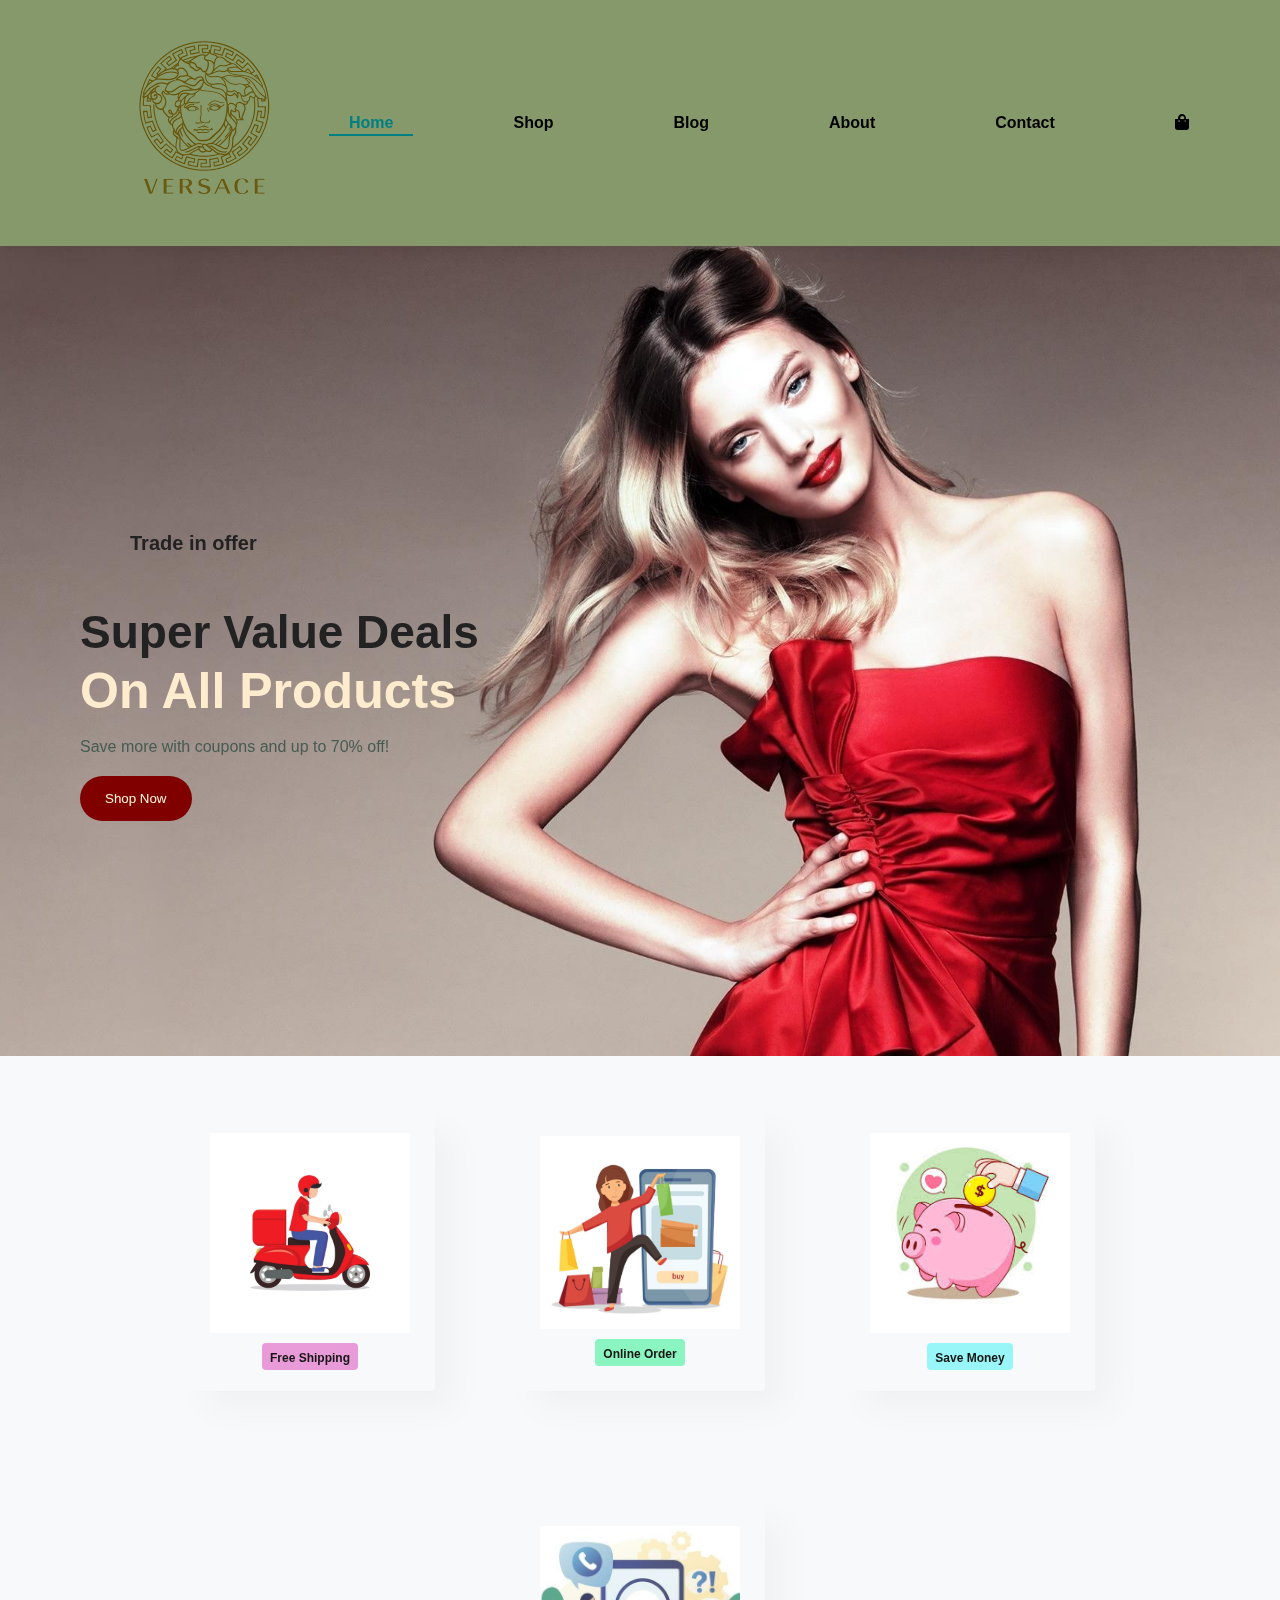
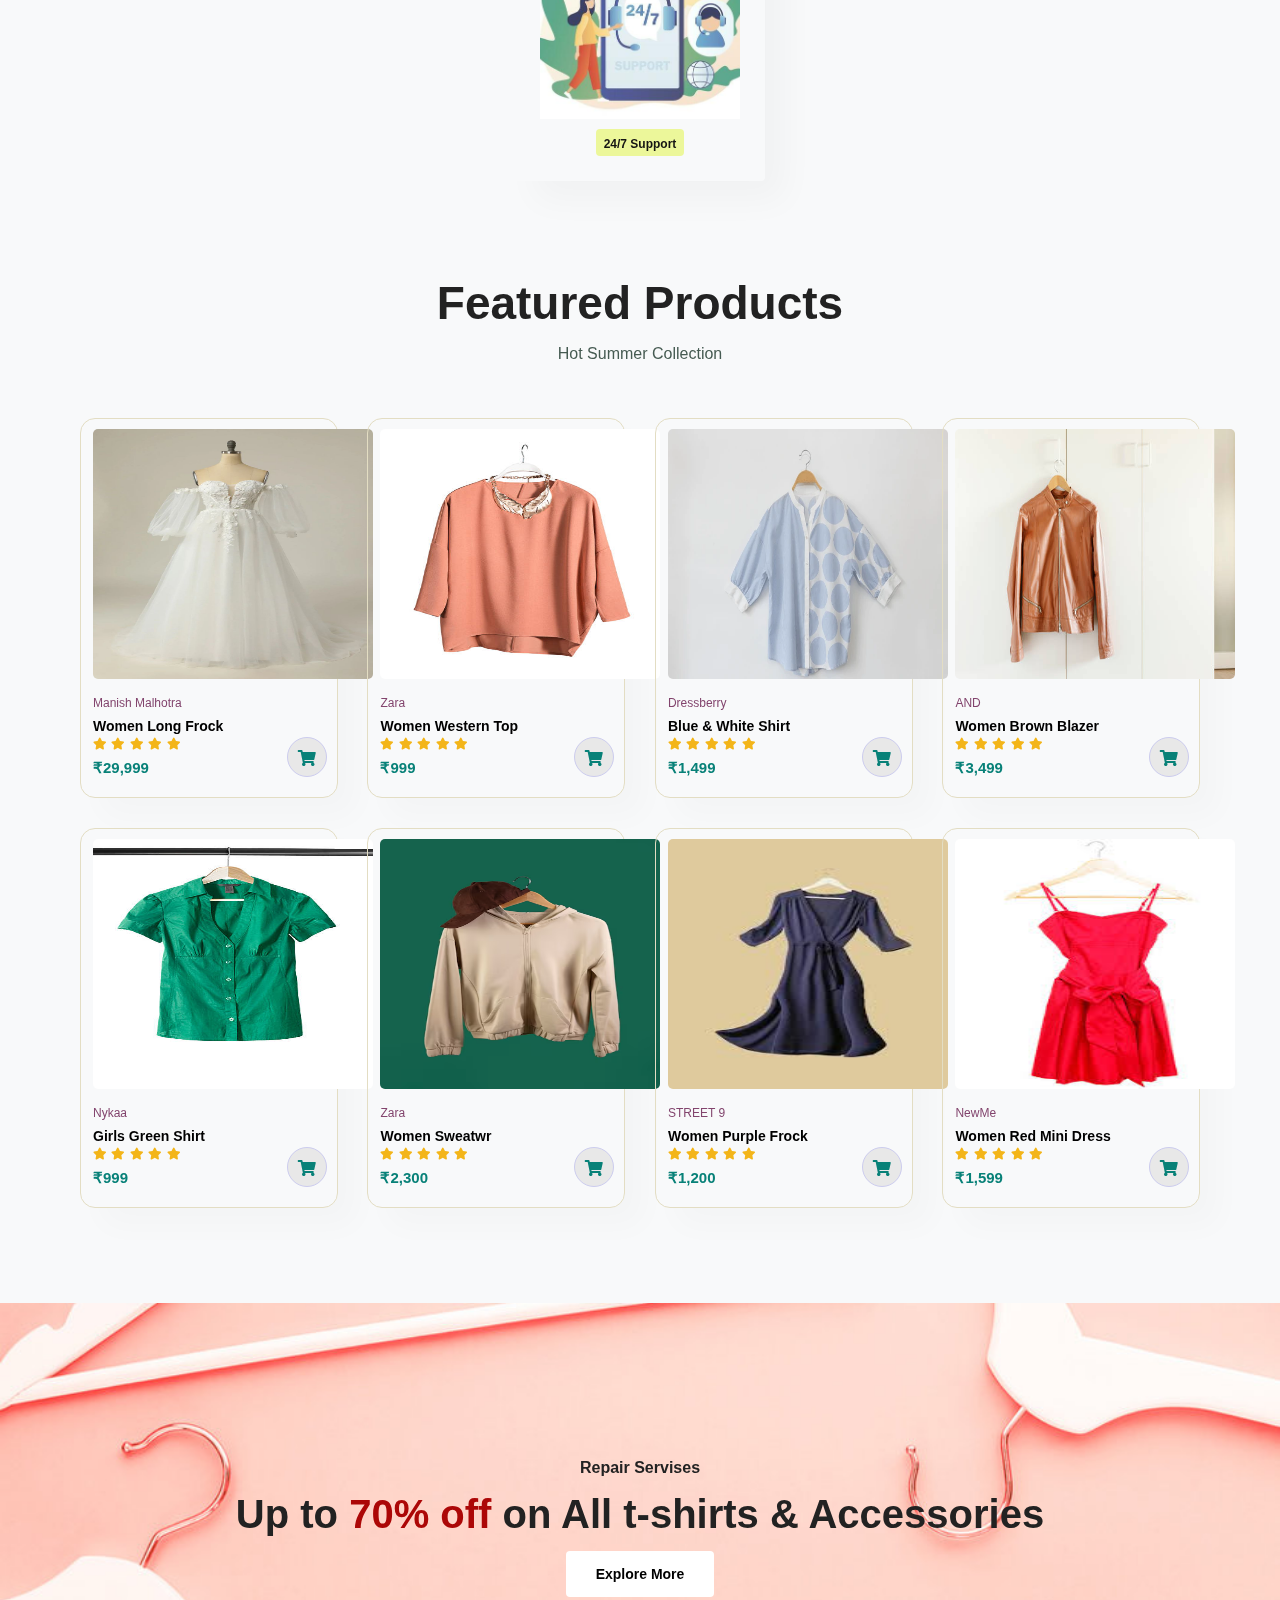
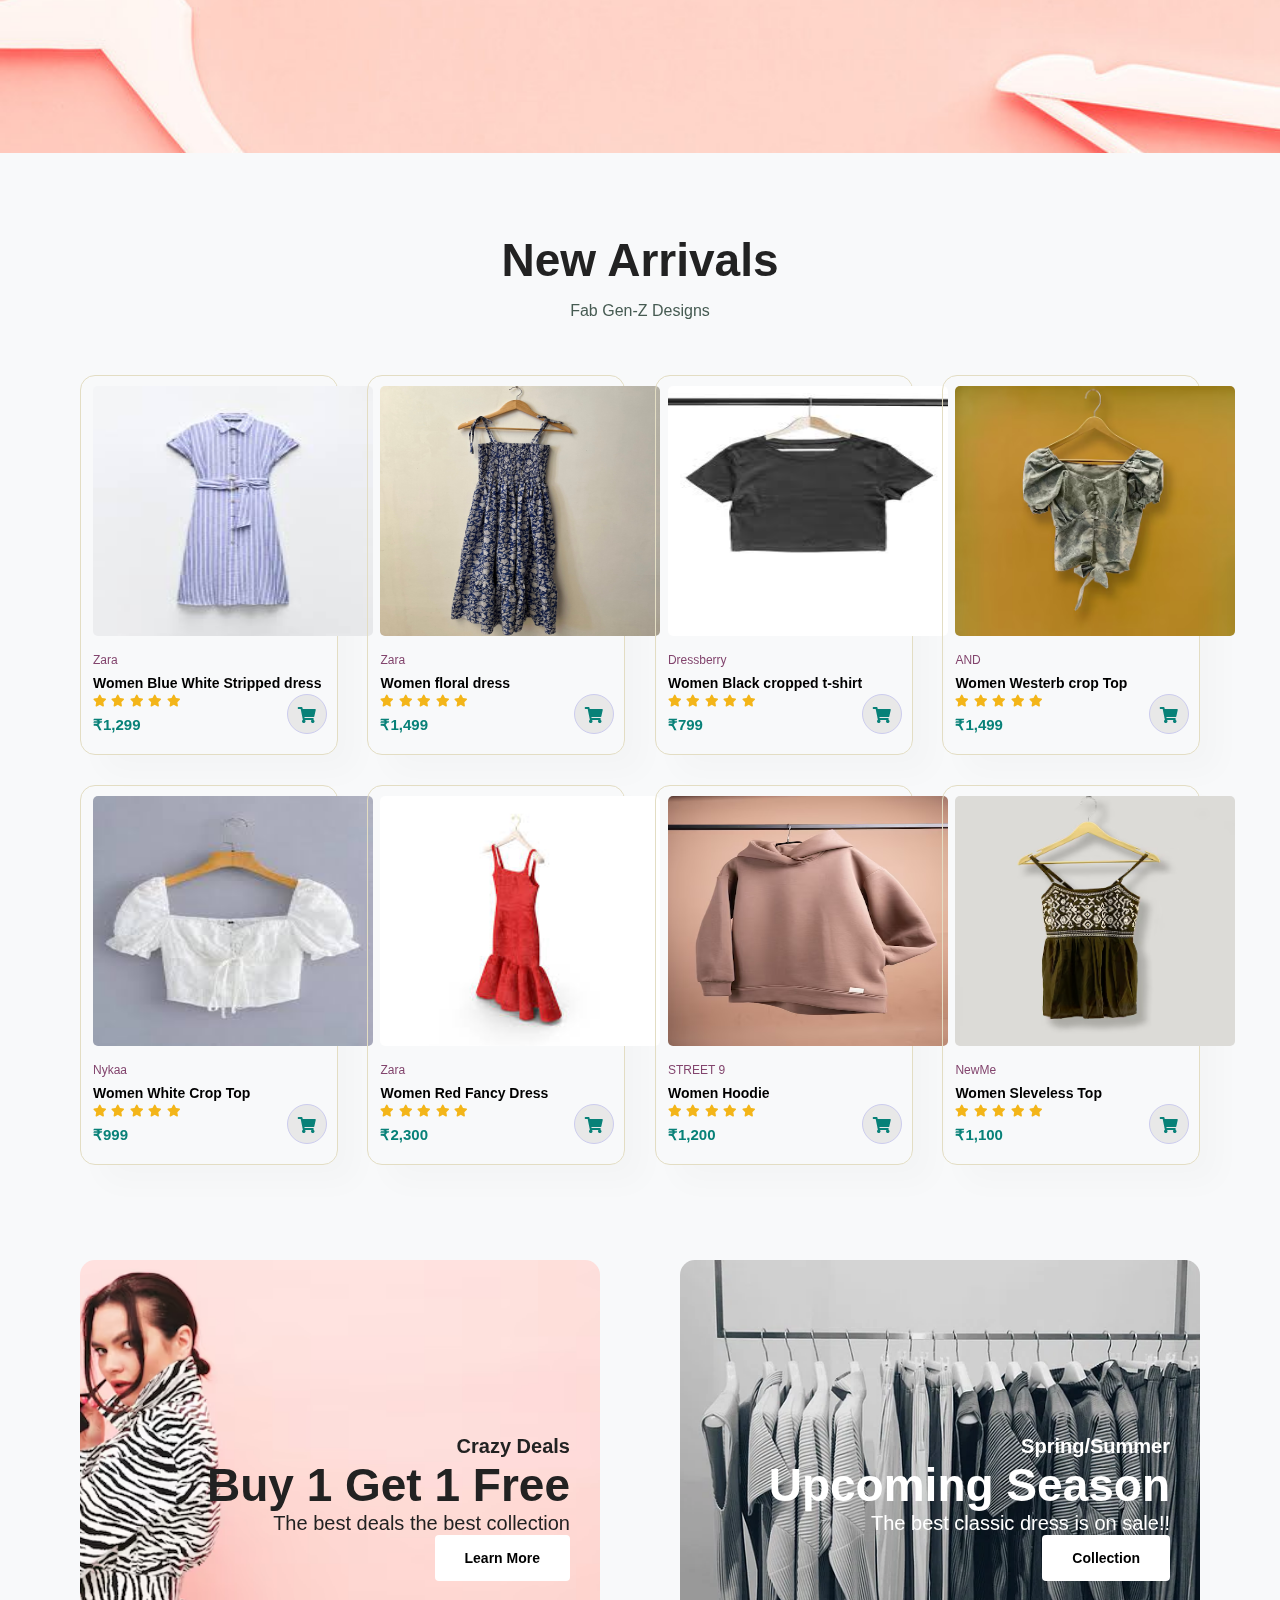
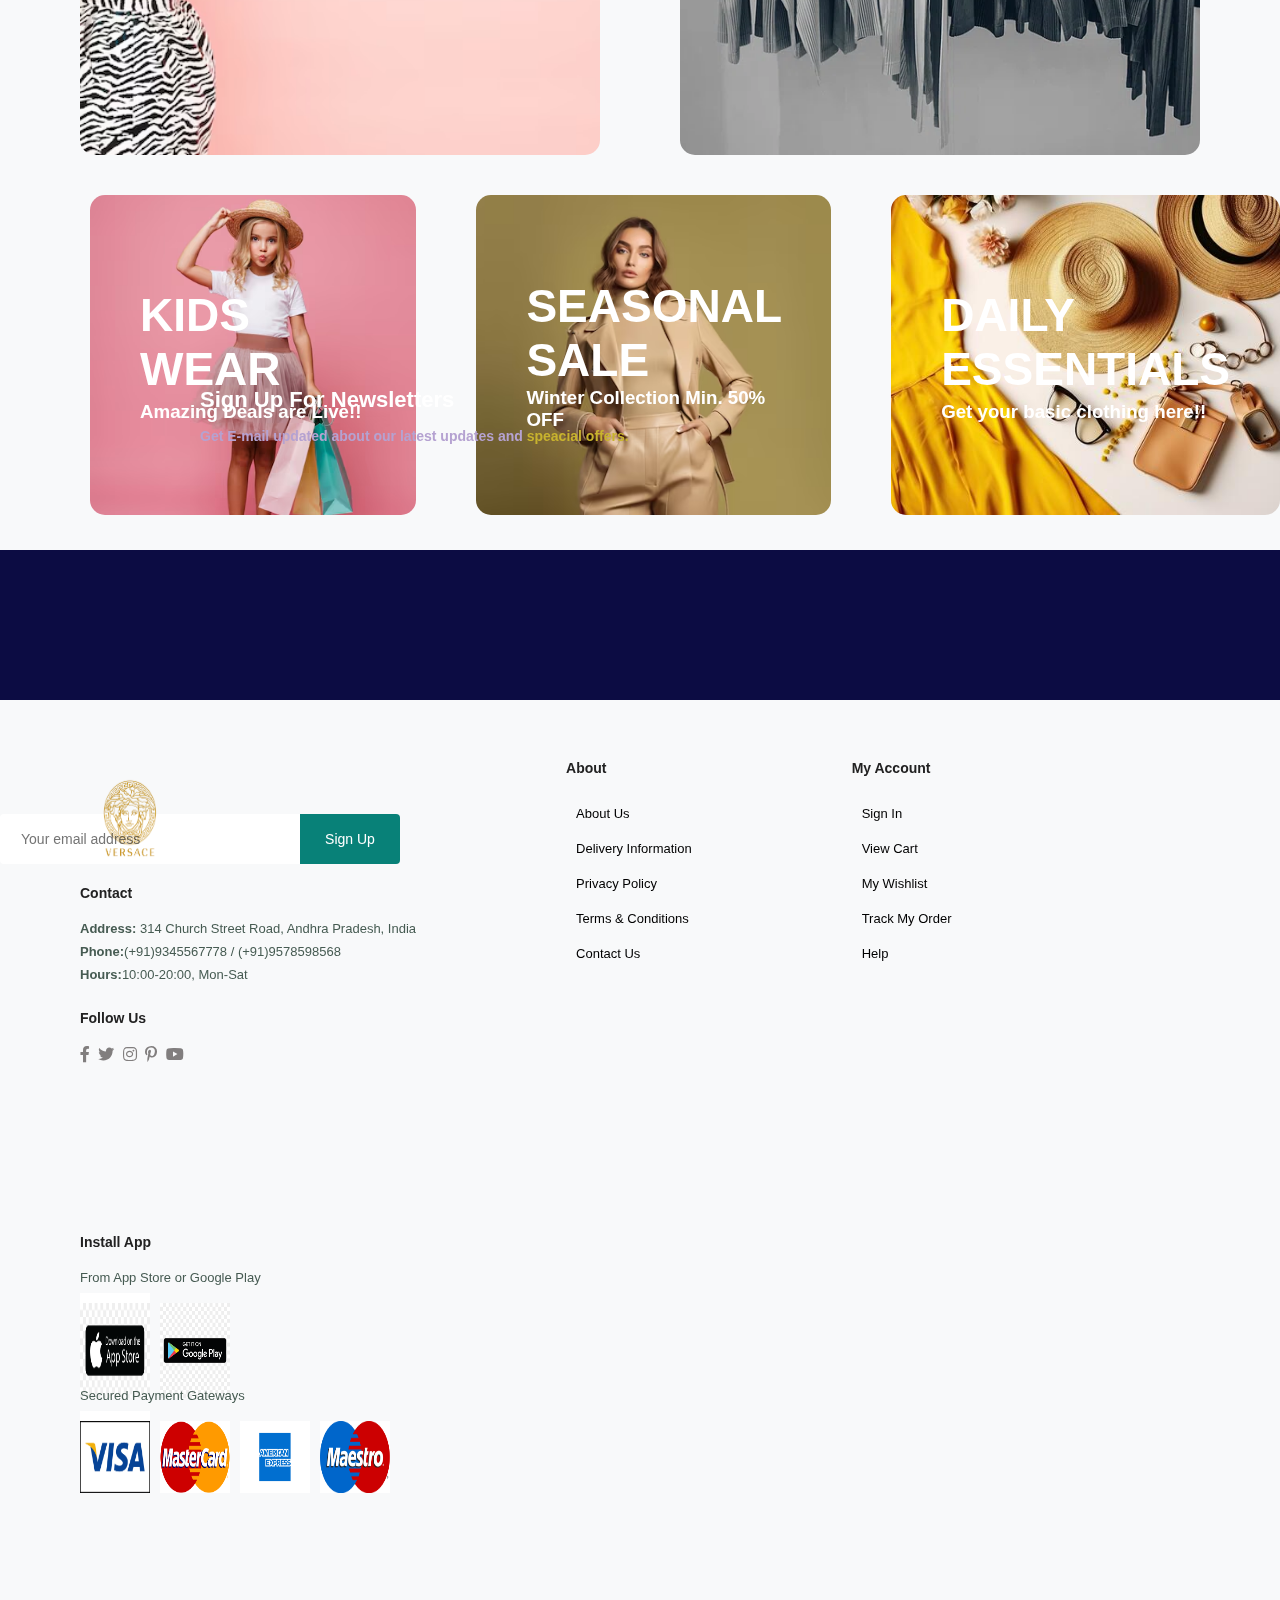
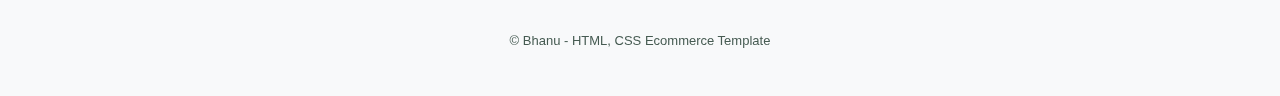
<file: popcorn/index.html>
<!DOCTYPE html>
<html lang="en">
<head>
    <meta charset="UTF-8">
    <meta name="viewport" content="width=device-width, initial-scale=1.0">
    <title>Ecommerce Website</title>
    <link rel="stylesheet" href="style.css">
    <link rel="stylesheet" href="https://cdnjs.cloudflare.com/ajax/libs/font-awesome/5.15.4/css/all.min.css">


</head>
<body>
    <section id="header">
        <a href="#"><img src="./logo.png" class="logo" alt="Company Logo"></a>
        <div>
            <ul id="navbar">
                <li><a class="active" href="index.html">Home</a></li>
                <li><a href="shop.html">Shop</a></li>
                <li><a href="blog.html">Blog</a></li>
                <li><a href="about.html">About</a></li>
                <li><a href="contact.html">Contact</a></li>
                <li><a href="cart.html"><i id="lg-bag" class="fas fa-shopping-bag"></i></a></li>
                <li><a href="#" ><i id="close" class="fas fa-times"></i></a></li>
            </ul>
        </div>
        <div id="mobile">
            <a href="cart.html"><i class="fas fa-shopping-bag"></i></a>
            <i id="bar" class="fas fa-outdent"></i>
            
        </div>
    </section>

    <section id="hero">
        <h4>Trade in offer</h4>
        <h2>Super Value Deals</h2>
        <h1>On All Products</h1>
        <p>Save more with coupons and up to 70% off!</p>
        <button aria-label="Shop Now">Shop Now</button>
    </section>
    
    <section id="feature" class="section-p1">
        <div class="fe-box">
            <img src="freedel.webp" alt="Free Shipping Icon">
            <h6>Free Shipping</h6>
        </div>

        <div class="fe-box">
            <img src="onlineorder.jpg" alt="Free Shipping Icon">
            <h6>Online Order</h6>
        </div>

        <div class="fe-box">
            <img src="savemoney.jpeg" alt="Free Shipping Icon">
            <h6>Save Money</h6>
        </div>

        <div class="fe-box">
            <img src="24by7support.jpg" alt="Free Shipping Icon">
            <h6>24/7 Support</h6>
        </div>
    </section>
    
    <section id="product1" class="section-p1">
        <h2>Featured Products</h2>
        <p>Hot Summer Collection</p>
        <div class="pro-container">
            <div class="pro">
                <img src="./dress111.jpg" alt="">
                <div class="des">
                    <span>Manish Malhotra</span>
                    <h5>Women Long Frock</h5>
                    <div class="star">
                        <i class="fas fa-star"></i>
                        <i class="fas fa-star"></i>
                        <i class="fas fa-star"></i>
                        <i class="fas fa-star"></i>
                        <i class="fas fa-star"></i>
                    </div>
                    <h4>₹29,999</h4>
                </div>
                <a href="#"><i class="fas fa-shopping-cart "></i></a>
            </div>
            <div class="pro">
                <img src="./dress2.jpg" alt="">
                <div class="des">
                    <span>Zara</span>
                    <h5>Women Western Top</h5>
                    <div class="star">
                        <i class="fas fa-star"></i>
                        <i class="fas fa-star"></i>
                        <i class="fas fa-star"></i>
                        <i class="fas fa-star"></i>
                        <i class="fas fa-star"></i>
                    </div>
                    <h4>₹999</h4>
                </div>
                <a href="#"><i class="fas fa-shopping-cart "></i></a>
            </div>
            <div class="pro">
                <img src="./dress4.webp " alt="">
                <div class="des">
                    <span>Dressberry</span>
                    <h5>Blue & White Shirt</h5>
                    <div class="star">
                        <i class="fas fa-star"></i>
                        <i class="fas fa-star"></i>
                        <i class="fas fa-star"></i>
                        <i class="fas fa-star"></i>
                        <i class="fas fa-star"></i>
                    </div>
                    <h4>₹1,499</h4>
                </div>
                <a href="#"><i class="fas fa-shopping-cart "></i></a>
            </div>
            <div class="pro">
                <img src="./dress9.jpg" alt="">
                <div class="des">
                    <span>AND</span>
                    <h5>Women Brown Blazer</h5>
                    <div class="star">
                        <i class="fas fa-star"></i>
                        <i class="fas fa-star"></i>
                        <i class="fas fa-star"></i>
                        <i class="fas fa-star"></i>
                        <i class="fas fa-star"></i>
                    </div>
                    <h4>₹3,499</h4>
                </div>
                <a href="#"><i class="fas fa-shopping-cart "></i></a>
            </div>
            <div class="pro">
                <img src="./dress5.jpg" alt="">
                <div class="des">
                    <span>Nykaa</span>
                    <h5>Girls Green Shirt</h5>
                    <div class="star">
                        <i class="fas fa-star"></i>
                        <i class="fas fa-star"></i>
                        <i class="fas fa-star"></i>
                        <i class="fas fa-star"></i>
                        <i class="fas fa-star"></i>
                    </div>
                    <h4>₹999</h4>
                </div>
                <a href="#"><i class="fas fa-shopping-cart "></i></a>
            </div>
            <div class="pro">
                <img src="./dress6.avif" alt="">
                <div class="des">
                    <span>Zara</span>
                    <h5>Women Sweatwr</h5>
                    <div class="star">
                        <i class="fas fa-star"></i>
                        <i class="fas fa-star"></i>
                        <i class="fas fa-star"></i>
                        <i class="fas fa-star"></i>
                        <i class="fas fa-star"></i>
                    </div>
                    <h4>₹2,300</h4>
                </div>
                <a href="#"><i class="fas fa-shopping-cart "></i></a>
            </div>
            <div class="pro">
                <img src="./dress7.jpeg" alt="">
                <div class="des">
                    <span>STREET 9</span>
                    <h5>Women Purple Frock</h5>
                    <div class="star">
                        <i class="fas fa-star"></i>
                        <i class="fas fa-star"></i>
                        <i class="fas fa-star"></i>
                        <i class="fas fa-star"></i>
                        <i class="fas fa-star"></i>
                    </div>
                    <h4>₹1,200</h4>
                </div>
                <a href="#"><i class="fas fa-shopping-cart "></i></a>
            </div>
            <div class="pro">
                <img src="./dress8.jpeg" alt="">
                <div class="des">
                    <span>NewMe</span>
                    <h5>Women Red Mini Dress</h5>
                    <div class="star">
                        <i class="fas fa-star"></i>
                        <i class="fas fa-star"></i>
                        <i class="fas fa-star"></i>
                        <i class="fas fa-star"></i>
                        <i class="fas fa-star"></i>
                    </div>
                    <h4>₹1,599</h4>
                </div>
                <a href="#"><i class="fas fa-shopping-cart "></i></a>
            </div>
        </div>
    </section>

    <section id="banner" class="section-m1">
        <h4>Repair Servises</h4>
        <h2>Up to <span>70% off </span>on All t-shirts & Accessories</h2>
        <button class="normal">Explore More</button>

    </section>

    <section id="product1" class="section-p1">
        <h2>New Arrivals</h2>
        <p>Fab Gen-Z Designs</p>
        <div class="pro-container">
            <div class="pro">
                <img src="./pro2dress1.jpeg" alt="">
                <div class="des">
                    <span>Zara</span>
                    <h5>Women Blue White Stripped dress</h5>
                    <div class="star">
                        <i class="fas fa-star"></i>
                        <i class="fas fa-star"></i>
                        <i class="fas fa-star"></i>
                        <i class="fas fa-star"></i>
                        <i class="fas fa-star"></i>
                    </div>
                    <h4>₹1,299</h4>
                </div>
                <a href="#"><i class="fas fa-shopping-cart "></i></a>
            </div>
            <div class="pro">
                <img src="./pro2dress2.jpg" alt="">
                <div class="des">
                    <span>Zara</span>
                    <h5>Women floral dress</h5>
                    <div class="star">
                        <i class="fas fa-star"></i>
                        <i class="fas fa-star"></i>
                        <i class="fas fa-star"></i>
                        <i class="fas fa-star"></i>
                        <i class="fas fa-star"></i>
                    </div>
                    <h4>₹1,499</h4>
                </div>
                <a href="#"><i class="fas fa-shopping-cart "></i></a>
            </div>
            <div class="pro">
                <img src="./pro2dress3.jpeg" alt="">
                <div class="des">
                    <span>Dressberry</span>
                    <h5>Women Black cropped t-shirt</h5>
                    <div class="star">
                        <i class="fas fa-star"></i>
                        <i class="fas fa-star"></i>
                        <i class="fas fa-star"></i>
                        <i class="fas fa-star"></i>
                        <i class="fas fa-star"></i>
                    </div>
                    <h4>₹799</h4>
                </div>
                <a href="#"><i class="fas fa-shopping-cart "></i></a>
            </div>
            <div class="pro">
                <img src="./pro2dress4.avif" alt="">
                <div class="des">
                    <span>AND</span>
                    <h5>Women Westerb crop Top</h5>
                    <div class="star">
                        <i class="fas fa-star"></i>
                        <i class="fas fa-star"></i>
                        <i class="fas fa-star"></i>
                        <i class="fas fa-star"></i>
                        <i class="fas fa-star"></i>
                    </div>
                    <h4>₹1,499</h4>
                </div>
                <a href="#"><i class="fas fa-shopping-cart "></i></a>
            </div>
            <div class="pro">
                <img src="./pro2dress5.jpeg" alt="">
                <div class="des">
                    <span>Nykaa</span>
                    <h5>Women White Crop Top</h5>
                    <div class="star">
                        <i class="fas fa-star"></i>
                        <i class="fas fa-star"></i>
                        <i class="fas fa-star"></i>
                        <i class="fas fa-star"></i>
                        <i class="fas fa-star"></i>
                    </div>
                    <h4>₹999</h4>
                </div>
                <a href="#"><i class="fas fa-shopping-cart "></i></a>
            </div>
            <div class="pro">
                <img src="./pro2dress6.jpeg" alt="">
                <div class="des">
                    <span>Zara</span>
                    <h5>Women Red Fancy Dress</h5>
                    <div class="star">
                        <i class="fas fa-star"></i>
                        <i class="fas fa-star"></i>
                        <i class="fas fa-star"></i>
                        <i class="fas fa-star"></i>
                        <i class="fas fa-star"></i>
                    </div>
                    <h4>₹2,300</h4>
                </div>
                <a href="#"><i class="fas fa-shopping-cart "></i></a>
            </div>
            <div class="pro">
                <img src="./pro2dress7.avif" alt="">
                <div class="des">
                    <span>STREET 9</span>
                    <h5>Women Hoodie</h5>
                    <div class="star">
                        <i class="fas fa-star"></i>
                        <i class="fas fa-star"></i>
                        <i class="fas fa-star"></i>
                        <i class="fas fa-star"></i>
                        <i class="fas fa-star"></i>
                    </div>
                    <h4>₹1,200</h4>
                </div>
                <a href="#"><i class="fas fa-shopping-cart "></i></a>
            </div>
            <div class="pro">
                <img src="./pro2dress8.avif" alt="">
                <div class="des">
                    <span>NewMe</span>
                    <h5>Women Sleveless Top</h5>
                    <div class="star">
                        <i class="fas fa-star"></i>
                        <i class="fas fa-star"></i>
                        <i class="fas fa-star"></i>
                        <i class="fas fa-star"></i>
                        <i class="fas fa-star"></i>
                    </div>
                    <h4>₹1,100</h4>
                </div>
                <a href="#"><i class="fas fa-shopping-cart "></i></a>
            </div>
        </div>
    </section>

    <section id="sm-banner" class="section-p1">
        <div class="banner-box">
            <h4>Crazy Deals</h4>
            <h2>Buy 1 Get 1 Free</h2>
            <span>The best deals the best collection</span>
            <button class="white">Learn More</button>
        </div>

        <div class="banner-box2">
            <h4>Spring/Summer</h4>
            <h2>Upcoming Season</h2>
            <span>The best classic dress is on sale!!</span>
            <button class="white">Collection</button>
        </div>
    </section>

    <section id="banner3">
        <div class="banner-box2">
            <h2>KIDS WEAR</h2>
            <h3>Amazing Deals are Live!!</h3>
            
        </div>

        <div class="banner-box1">
            <h2>SEASONAL SALE</h2>
            <h3>Winter Collection Min. 50% OFF</h3>
            
        </div>

        <div class="banner-box3">
            <h2>DAILY ESSENTIALS</h2>
            <h3>Get your basic clothing here!!</h3>
            
        </div>
    </section>

    <section id="newsletter"> 
        <div class="newstext">
            <h4>Sign Up For Newsletters</h4>
            <p>Get E-mail updated about our latest updates and <span>speacial offers.</span></p>
        </div>

        <div class="form">
            <input type="text" placeholder="Your email address">
            <button>Sign Up</button>
        </div>
    </section>

    <footer class="section-p1">
        <div class="col">
            <img class="logo" src="logo.png" alt="">
            <h4>Contact</h4>
            <p><strong>Address:</strong> 314 Church Street Road, Andhra Pradesh, India</p>
            <p><strong>Phone:</strong>(+91)9345567778 / (+91)9578598568 </p>
            <p><strong>Hours:</strong>10:00-20:00, Mon-Sat</p>
            <div class="follow">
                <h4>Follow Us</h4>
                <div class="icon">
                    <i class="fab fa-facebook-f"></i>
                    <i class="fab fa-twitter"></i>
                    <i class="fab fa-instagram"></i>
                    <i class="fab fa-pinterest-p"></i>
                    <i class="fab fa-youtube"></i>
                </div>

            </div>
        </div>

        <div class="col">
            <h4>About</h4>
            <a href="#">About Us</a>
            <a href="#">Delivery Information</a>
            <a href="#">Privacy Policy</a>
            <a href="#">Terms & Conditions</a>
            <a href="#">Contact Us</a>
        </div>

        <div class="col">
            <h4>My Account</h4>
            <a href="#">Sign In</a>
            <a href="#">View Cart</a>
            <a href="#">My Wishlist</a>
            <a href="#">Track My Order</a>
            <a href="#">Help</a>
        </div>

        <div class="col">
            <h4>Install App</h4>
            <p>From App Store or Google Play</p>
            <div class="row">
                <img src="xyzxxxx.png" alt="">
                <img src="googleplay.png" alt="">
            </div>
            <p>Secured Payment Gateways</p>
            <div class="row">
                <img src="visalogo.png" alt="">
                <img src="mastercardlogo.png" alt="">
                <img src="American_Express-Logo.png" alt="">
                <img src="Maestro_logo.png" alt="">
                
            </div>
        </div>

        <div class="copyright">
            <p>© Bhanu - HTML, CSS Ecommerce Template</p>
        </div>


    </footer>

    <script src="script.js"></script>
</body>
</html>
</file>
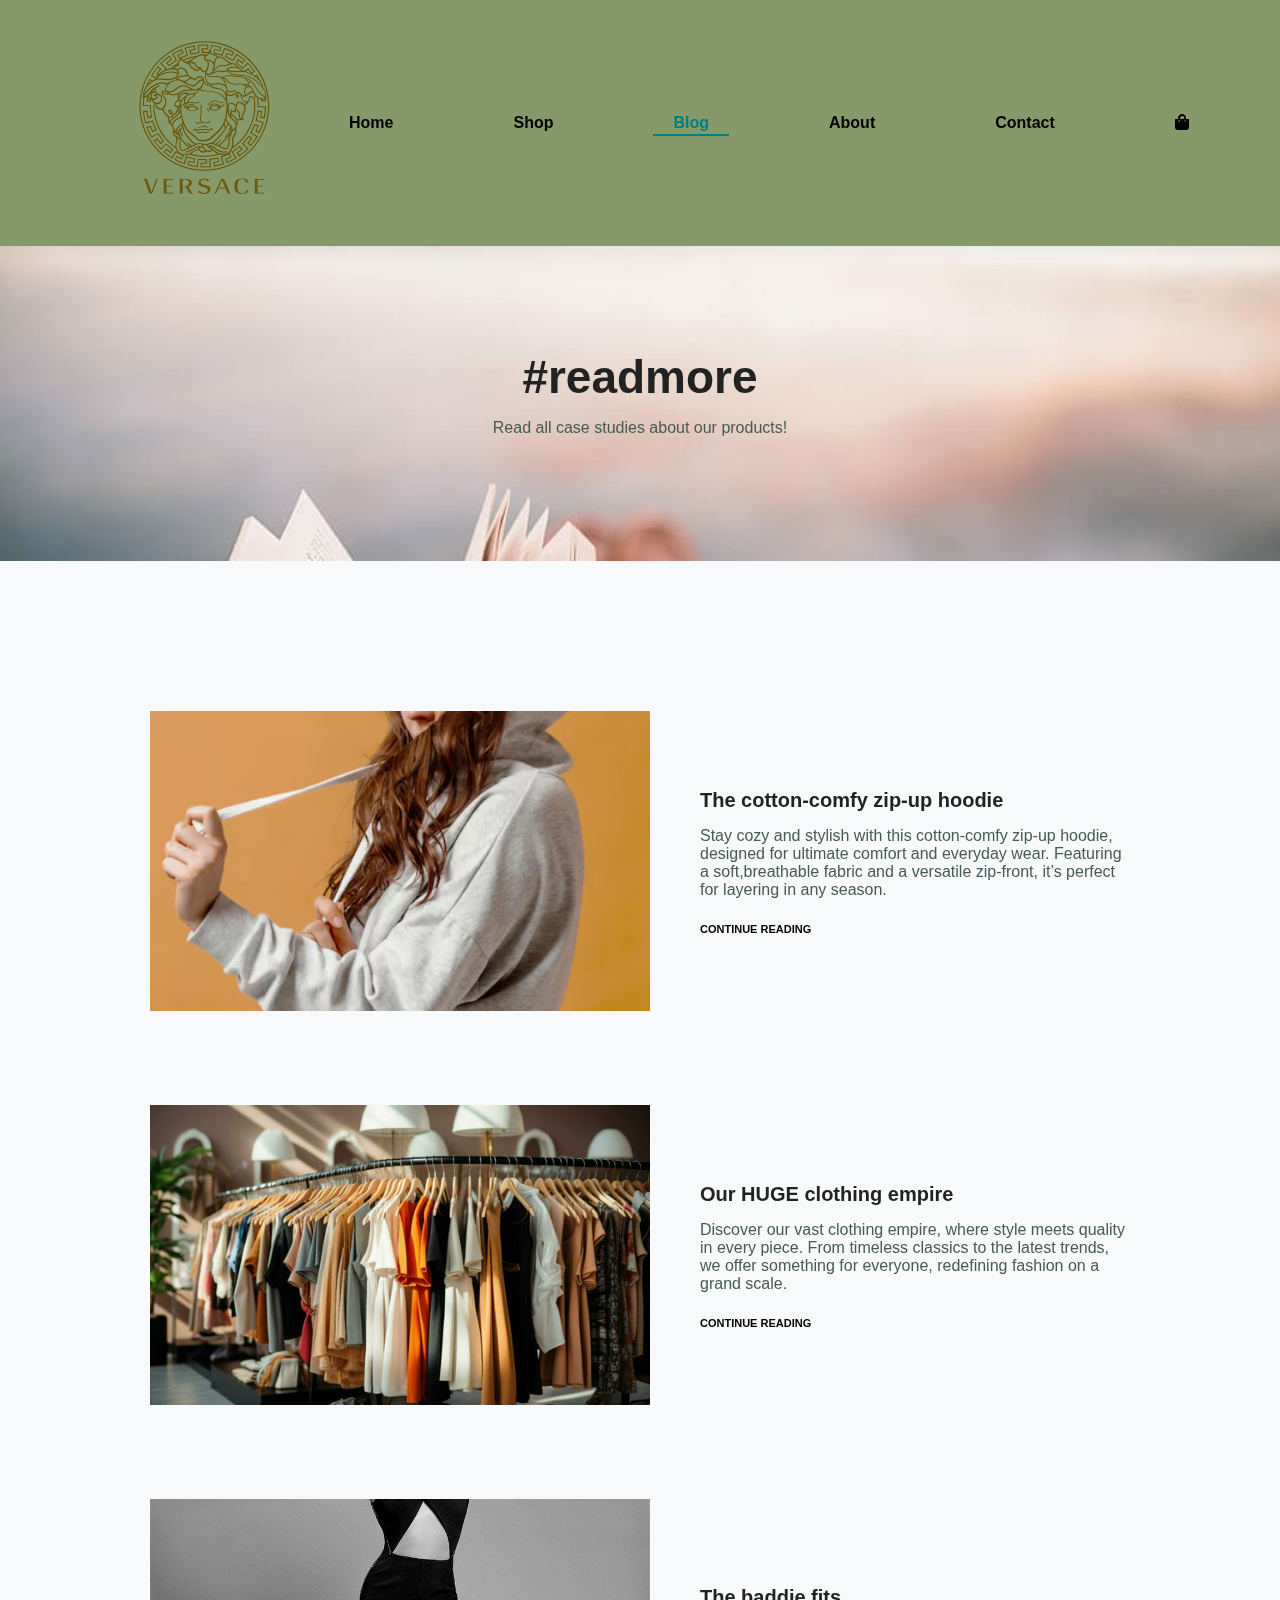
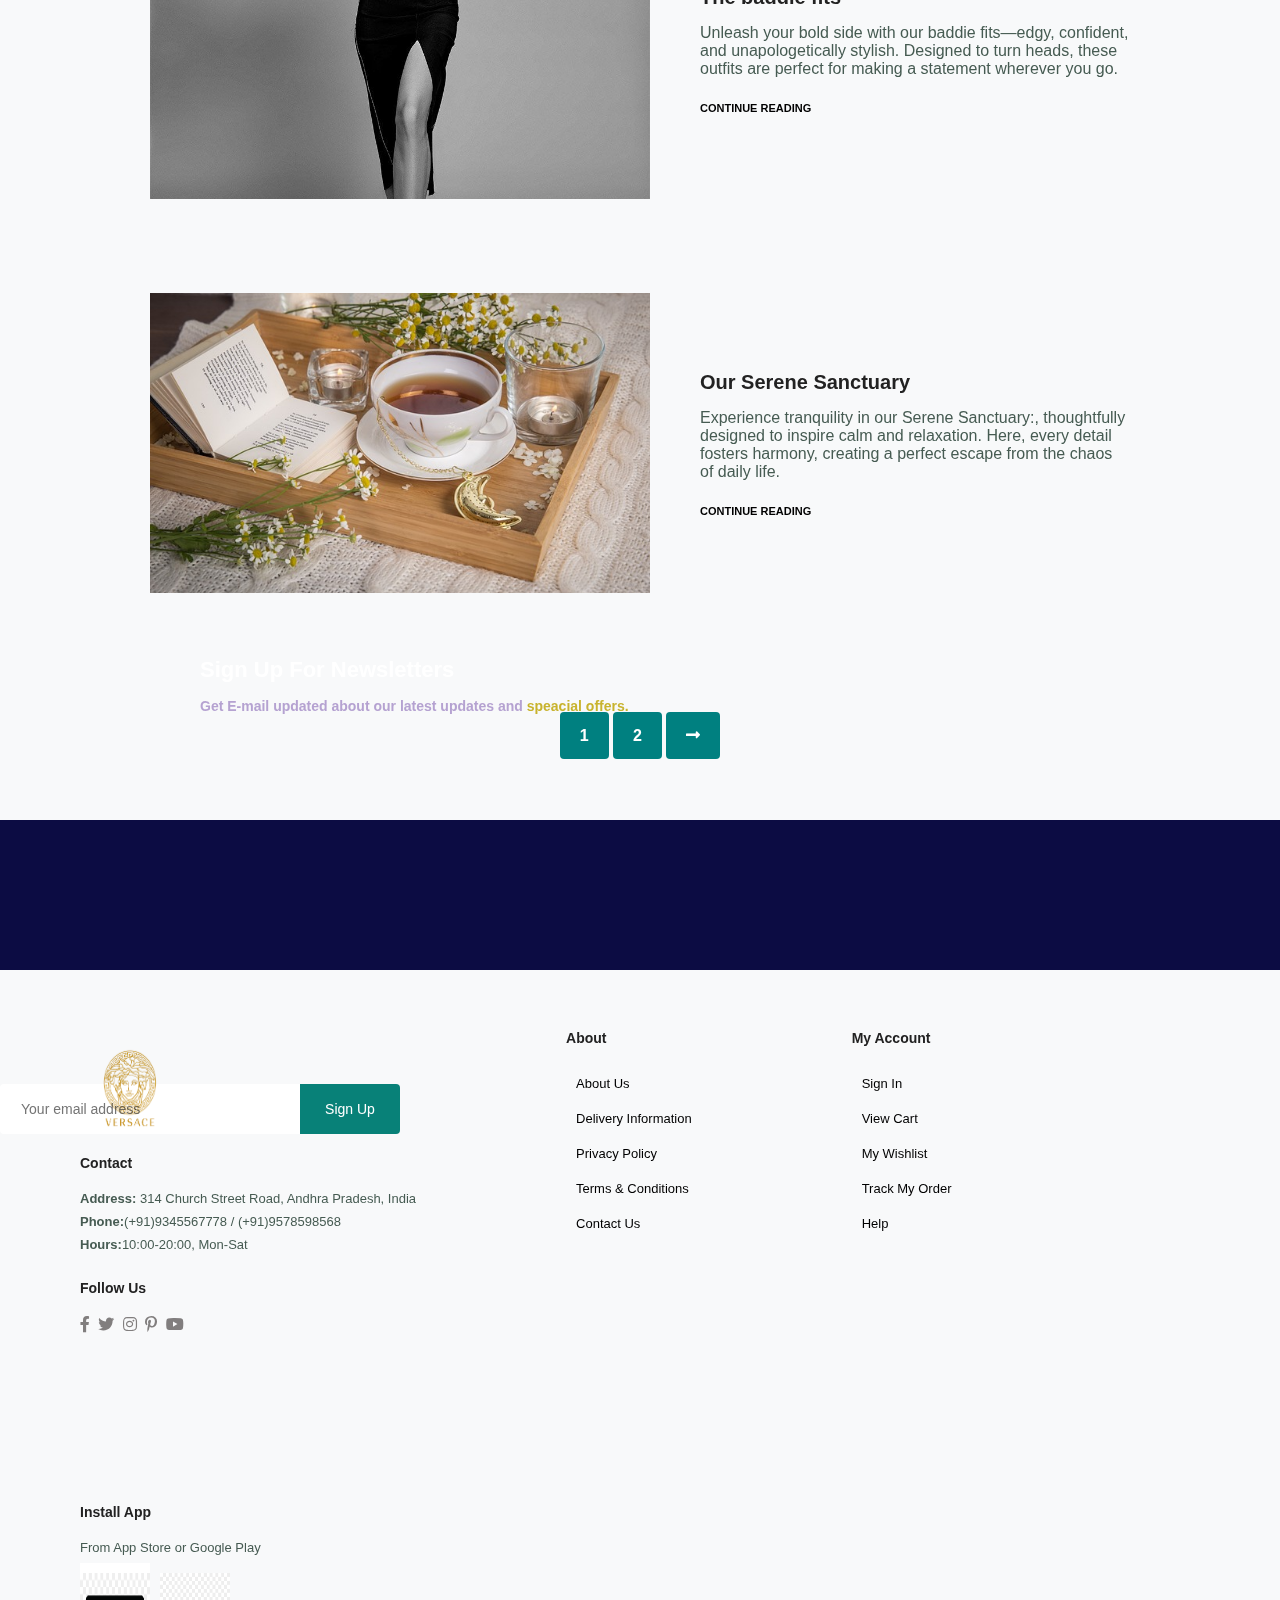
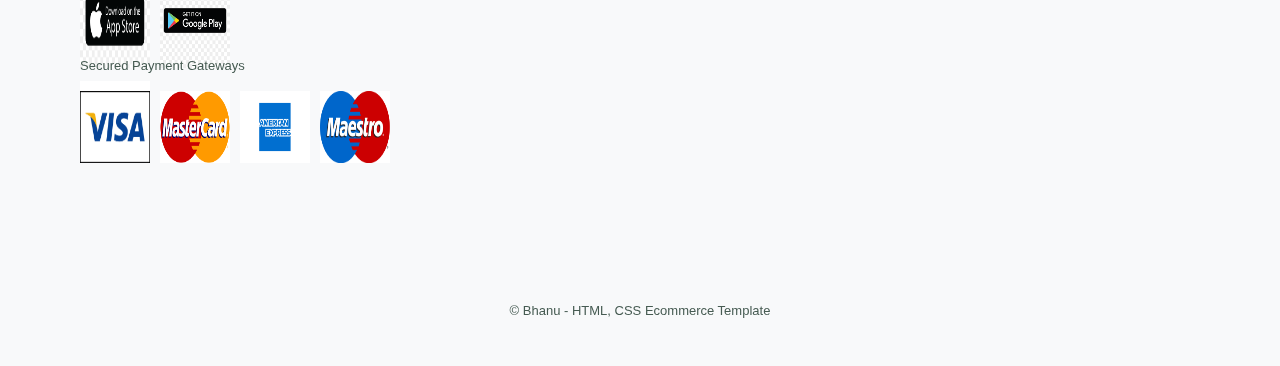
<file: popcorn/blog.html>
<!DOCTYPE html>
<html lang="en">
<head>
    <meta charset="UTF-8">
    <meta name="viewport" content="width=device-width, initial-scale=1.0">
    <title>Ecommerce Website</title>
    <link rel="stylesheet" href="style.css">
    <link rel="stylesheet" href="https://cdnjs.cloudflare.com/ajax/libs/font-awesome/5.15.4/css/all.min.css">


</head>
<body>
    <section id="header">
        <a href="#"><img src="./logo.png" class="logo" alt="Company Logo"></a>
        <div>
            <ul id="navbar">
                <li><a href="index.html">Home</a></li>
                <li><a  href="shop.html">Shop</a></li>
                <li><a class="active" href="blog.html">Blog</a></li>
                <li><a href="about.html">About</a></li>
                <li><a href="contact.html">Contact</a></li>
                <li><a href="cart.html"><i id="lg-bag" class="fas fa-shopping-bag"></i></a></li>
                <li><a href="#" ><i id="close" class="fas fa-times"></i></a></li>
            </ul>
        </div>
        <div id="mobile">
            <a href="cart.html"><i class="fas fa-shopping-bag"></i></a>
            <i id="bar" class="fas fa-outdent"></i>
            
        </div>
    </section>

    <section id="blog-header" class="blog-header">
        
        <h2>#readmore</h2>
        
        <p>Read all case studies about our products!</p>
        
    </section>

    <section id="blog">
        <div class="blog-box">
            <div class="blog-img">
                <img src="blog2.avif" alt="">
            </div>
            <div class="blog-details">
                <h4>The cotton-comfy zip-up hoodie</h4>
                <p>Stay cozy and stylish with this cotton-comfy zip-up hoodie, designed for ultimate comfort and everyday wear.
                     Featuring a soft,breathable fabric and a versatile zip-front, it’s perfect for layering in any season.</p>
                <a href="#">CONTINUE READING</a>
            </div>
        </div>
        <div class="blog-box">
            <div class="blog-img">
                <img src="blog4.jpg" alt="">
            </div>
            <div class="blog-details">
                <h4>Our HUGE clothing empire</h4>
                <p>Discover our vast clothing empire, where style meets quality in every piece. From timeless classics to the latest trends, 
                    we offer something for everyone, redefining fashion on a grand scale.</p>
                <a href="#">CONTINUE READING</a>
            </div>
        </div>
        <div class="blog-box">
            <div class="blog-img">
                <img src="blog6.jpg" alt="">
            </div>
            <div class="blog-details">
                <h4>The baddie fits</h4>
                <p>Unleash your bold side with our baddie fits—edgy, confident, and unapologetically stylish. 
                    Designed to turn heads, these outfits are perfect for making a statement wherever you go.</p>
                <a href="#">CONTINUE READING</a>
            </div>
        </div>
        <div class="blog-box">
            <div class="blog-img">
                <img src="blog5.jpg" alt="">
            </div>
            <div class="blog-details">
                <h4>Our Serene Sanctuary</h4>
                <p>Experience tranquility in our Serene Sanctuary:, thoughtfully designed to inspire calm and relaxation. 
                    Here, every detail fosters harmony, creating a perfect escape from the chaos of daily life.</p>
                <a href="#">CONTINUE READING</a>
            </div>
        </div>
    </section>

    <section id="pagination" class="section-p1" >
        <a href="#">1</a>
        <a href="#">2</a>
        <a href="#"><i class="fas fa-long-arrow-alt-right"></i></a>
    </section>

    <section id="newsletter"> 
        <div class="newstext">
            <h4>Sign Up For Newsletters</h4>
            <p>Get E-mail updated about our latest updates and <span>speacial offers.</span></p>
        </div>

        <div class="form">
            <input type="text" placeholder="Your email address">
            <button>Sign Up</button>
        </div>
    </section>

    <footer class="section-p1">
        <div class="col">
            <img class="logo" src="logo.png" alt="">
            <h4>Contact</h4>
            <p><strong>Address:</strong> 314 Church Street Road, Andhra Pradesh, India</p>
            <p><strong>Phone:</strong>(+91)9345567778 / (+91)9578598568 </p>
            <p><strong>Hours:</strong>10:00-20:00, Mon-Sat</p>
            <div class="follow">
                <h4>Follow Us</h4>
                <div class="icon">
                    <i class="fab fa-facebook-f"></i>
                    <i class="fab fa-twitter"></i>
                    <i class="fab fa-instagram"></i>
                    <i class="fab fa-pinterest-p"></i>
                    <i class="fab fa-youtube"></i>
                </div>

            </div>
        </div>

        <div class="col">
            <h4>About</h4>
            <a href="#">About Us</a>
            <a href="#">Delivery Information</a>
            <a href="#">Privacy Policy</a>
            <a href="#">Terms & Conditions</a>
            <a href="#">Contact Us</a>
        </div>

        <div class="col">
            <h4>My Account</h4>
            <a href="#">Sign In</a>
            <a href="#">View Cart</a>
            <a href="#">My Wishlist</a>
            <a href="#">Track My Order</a>
            <a href="#">Help</a>
        </div>

        <div class="col">
            <h4>Install App</h4>
            <p>From App Store or Google Play</p>
            <div class="row">
                <img src="xyzxxxx.png" alt="">
                <img src="googleplay.png" alt="">
            </div>
            <p>Secured Payment Gateways</p>
            <div class="row">
                <img src="visalogo.png" alt="">
                <img src="mastercardlogo.png" alt="">
                <img src="American_Express-Logo.png" alt="">
                <img src="Maestro_logo.png" alt="">
                
            </div>
        </div>

        <div class="copyright">
            <p>© Bhanu - HTML, CSS Ecommerce Template</p>
        </div>


    </footer>

    <script src="script.js"></script>
</body>
</html>
</file>
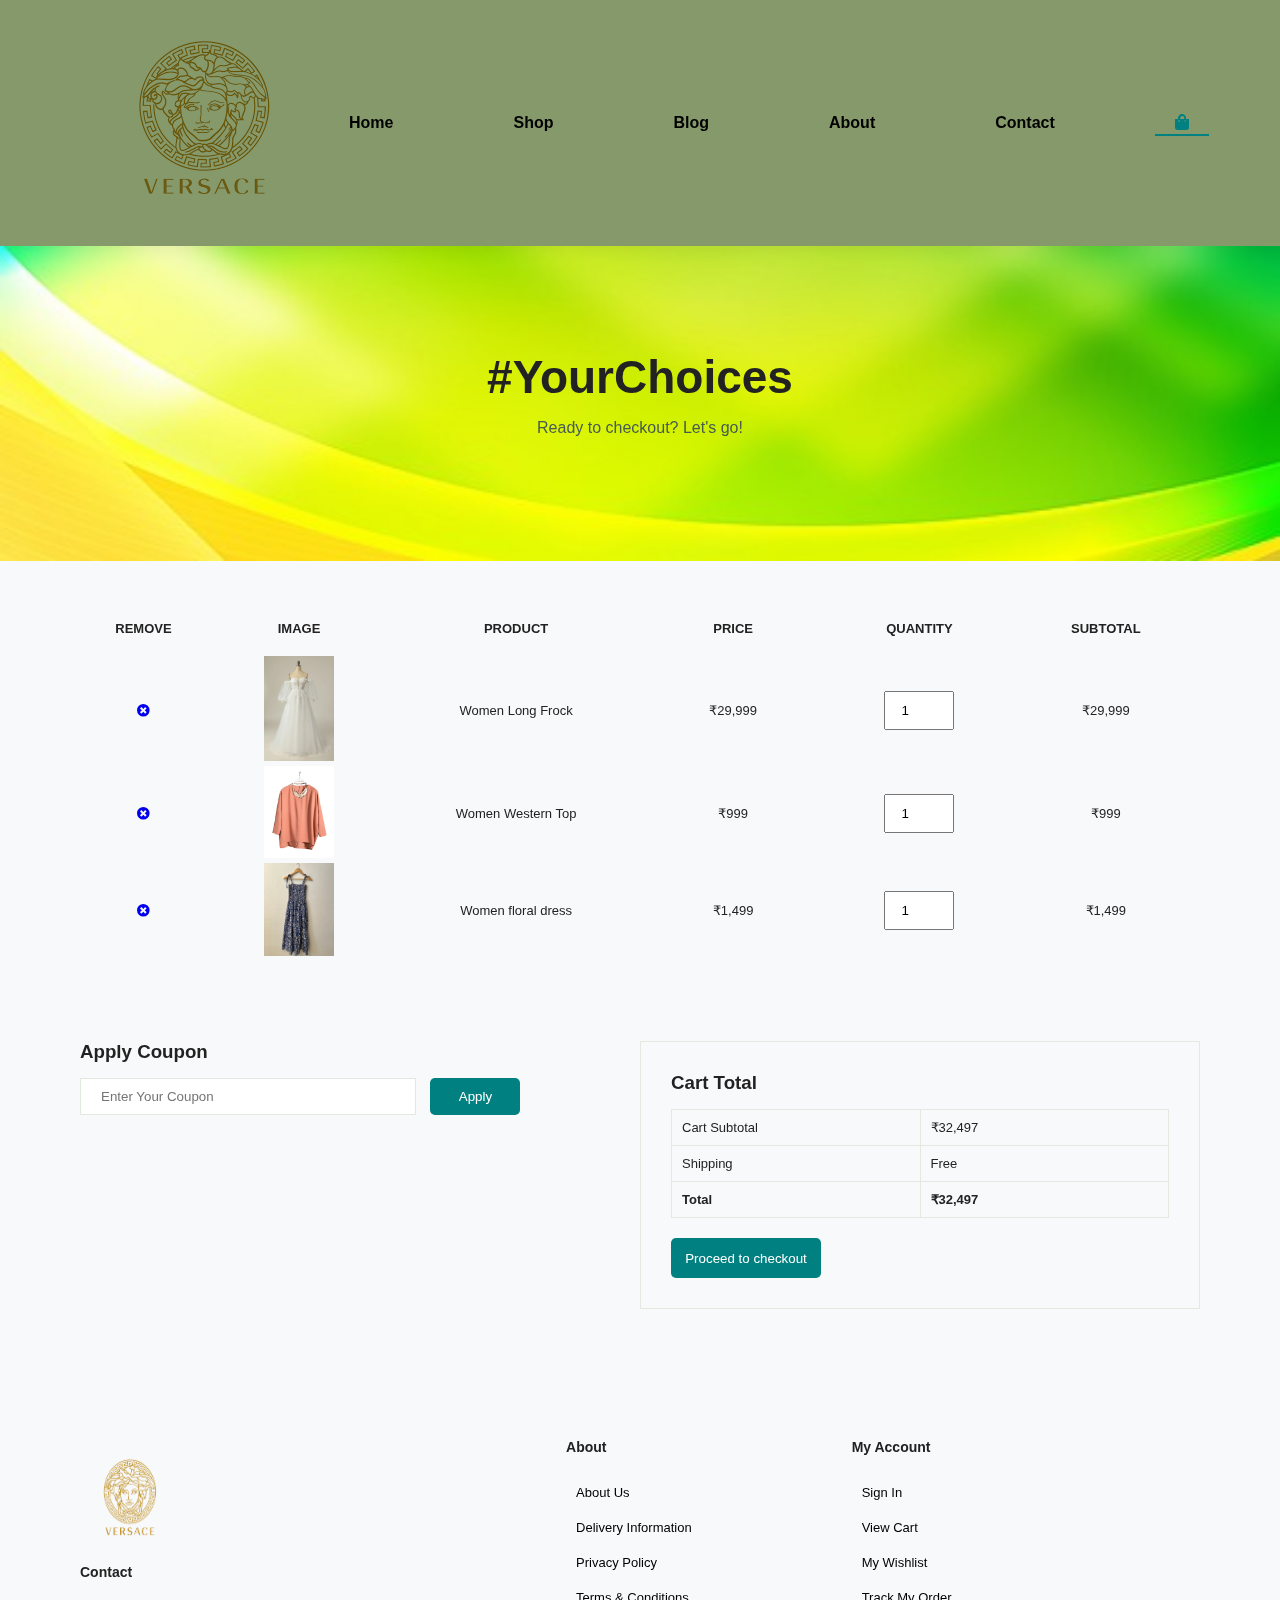
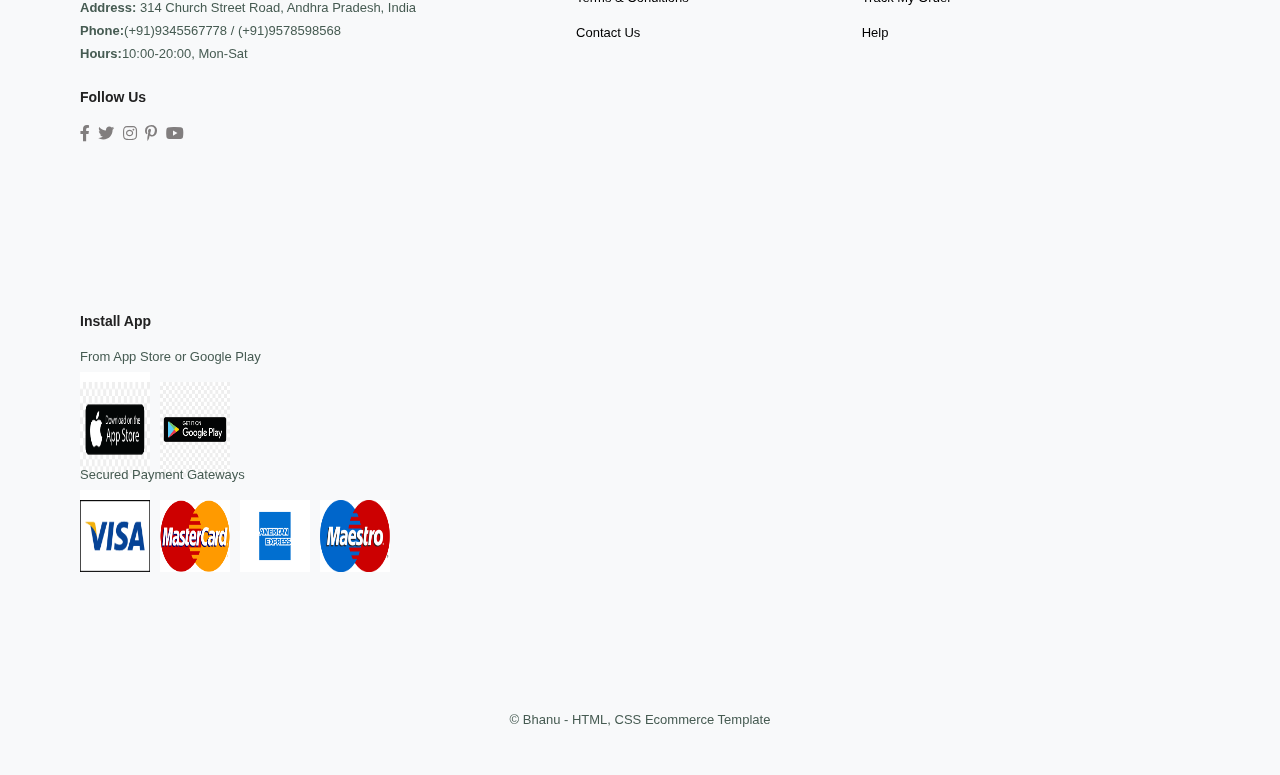
<file: popcorn/cart.html>
<!DOCTYPE html>
<html lang="en">
<head>
    <meta charset="UTF-8">
    <meta name="viewport" content="width=device-width, initial-scale=1.0">
    <title>Ecommerce Website</title>
    <link rel="stylesheet" href="style.css">
    <link rel="stylesheet" href="https://cdnjs.cloudflare.com/ajax/libs/font-awesome/5.15.4/css/all.min.css">


</head>
<body>
    <section id="header">
        <a href="#"><img src="./logo.png" class="logo" alt="Company Logo"></a>
        <div>
            <ul id="navbar">
                <li><a href="index.html">Home</a></li>
                <li><a  href="shop.html">Shop</a></li>
                <li><a  href="blog.html">Blog</a></li>
                <li><a  href="about.html">About</a></li>
                <li><a  href="contact.html">Contact</a></li>
                <li><a class="active" href="cart.html"><i id="lg-bag" class="fas fa-shopping-bag"></i></a></li>
                <li><a href="#" ><i id="close" class="fas fa-times"></i></a></li>
            </ul>
        </div>
        <div id="mobile">
            <a href="cart.html"><i class="fas fa-shopping-bag"></i></a>
            <i id="bar" class="fas fa-outdent"></i>
            
        </div>
    </section>

    <section id="pag-head" class="contact-header">
        
        <h2>#YourChoices</h2>
        
        <p>Ready to checkout? Let's go!</p>
        
    </section>

    <section id="cart" class="section-p1">
        <table width="100%">
            <thead>
                <tr>
                    <td>Remove</td>
                    <td>Image</td>
                    <td>Product</td>
                    <td>Price</td>
                    <td>Quantity</td>
                    <td>Subtotal</td>
                </tr>
            </thead>
            <tbody>
                <tr>
                    <td><a href="#"><i class="fas fa-times-circle"></i></a></td>
                    <td><img src="./dress111.jpg" alt=""></td>
                    <td>Women Long Frock</td>
                    <td>₹29,999</td>
                    <td><input type="number" value="1"></td>
                    <td>₹29,999</td>
                </tr>
                <tr>
                    <td><a href="#"><i class="fas fa-times-circle"></i></a></td>
                    <td><img src="./dress2.jpg" alt=""></td>
                    <td>Women Western Top</td>
                    <td>₹999</td>
                    <td><input type="number" value="1"></td>
                    <td>₹999</td>
                </tr>
                <tr>
                    <td><a href="#"><i class="fas fa-times-circle"></i></a></td>
                    <td><img src="./pro2dress2.jpg" alt=""></td>
                    <td>Women floral dress</td>
                    <td>₹1,499</td>
                    <td><input type="number" value="1"></td>
                    <td>₹1,499</td>
                </tr>
            </tbody>
        </table>
        
    </section>

    <section id="cart-data" class="section-p1">
        <div id="coupon">
            <h3>Apply Coupon</h3>
            <div>
                <input type="text" placeholder="Enter Your Coupon">
                <button class="normal">Apply</button>
            </div>
        </div>
        <div id="subtotal">
            <h3>Cart Total</h3>
            <table>
                <tr>
                    <td>Cart Subtotal</td>
                    <td>₹32,497</td>
                </tr>
                <tr>
                    <td>Shipping</td>
                    <td>Free</td>
                </tr>
                <tr>
                    <td><strong>Total</strong></td>
                    <td><strong>₹32,497</strong></td>
                </tr>
            </table>
            <button class="normal">Proceed to checkout</button>
        </div>
    </section>


    <footer class="section-p1">
        <div class="col">
            <img class="logo" src="logo.png" alt="">
            <h4>Contact</h4>
            <p><strong>Address:</strong> 314 Church Street Road, Andhra Pradesh, India</p>
            <p><strong>Phone:</strong>(+91)9345567778 / (+91)9578598568 </p>
            <p><strong>Hours:</strong>10:00-20:00, Mon-Sat</p>
            <div class="follow">
                <h4>Follow Us</h4>
                <div class="icon">
                    <i class="fab fa-facebook-f"></i>
                    <i class="fab fa-twitter"></i>
                    <i class="fab fa-instagram"></i>
                    <i class="fab fa-pinterest-p"></i>
                    <i class="fab fa-youtube"></i>
                </div>

            </div>
        </div>

        <div class="col">
            <h4>About</h4>
            <a href="#">About Us</a>
            <a href="#">Delivery Information</a>
            <a href="#">Privacy Policy</a>
            <a href="#">Terms & Conditions</a>
            <a href="#">Contact Us</a>
        </div>

        <div class="col">
            <h4>My Account</h4>
            <a href="#">Sign In</a>
            <a href="#">View Cart</a>
            <a href="#">My Wishlist</a>
            <a href="#">Track My Order</a>
            <a href="#">Help</a>
        </div>

        <div class="col">
            <h4>Install App</h4>
            <p>From App Store or Google Play</p>
            <div class="row">
                <img src="xyzxxxx.png" alt="">
                <img src="googleplay.png" alt="">
            </div>
            <p>Secured Payment Gateways</p>
            <div class="row">
                <img src="visalogo.png" alt="">
                <img src="mastercardlogo.png" alt="">
                <img src="American_Express-Logo.png" alt="">
                <img src="Maestro_logo.png" alt="">
                
            </div>
        </div>

        <div class="copyright">
            <p>© Bhanu - HTML, CSS Ecommerce Template</p>
        </div>


    </footer>

    <script src="script.js"></script>
</body>
</html>
</file>
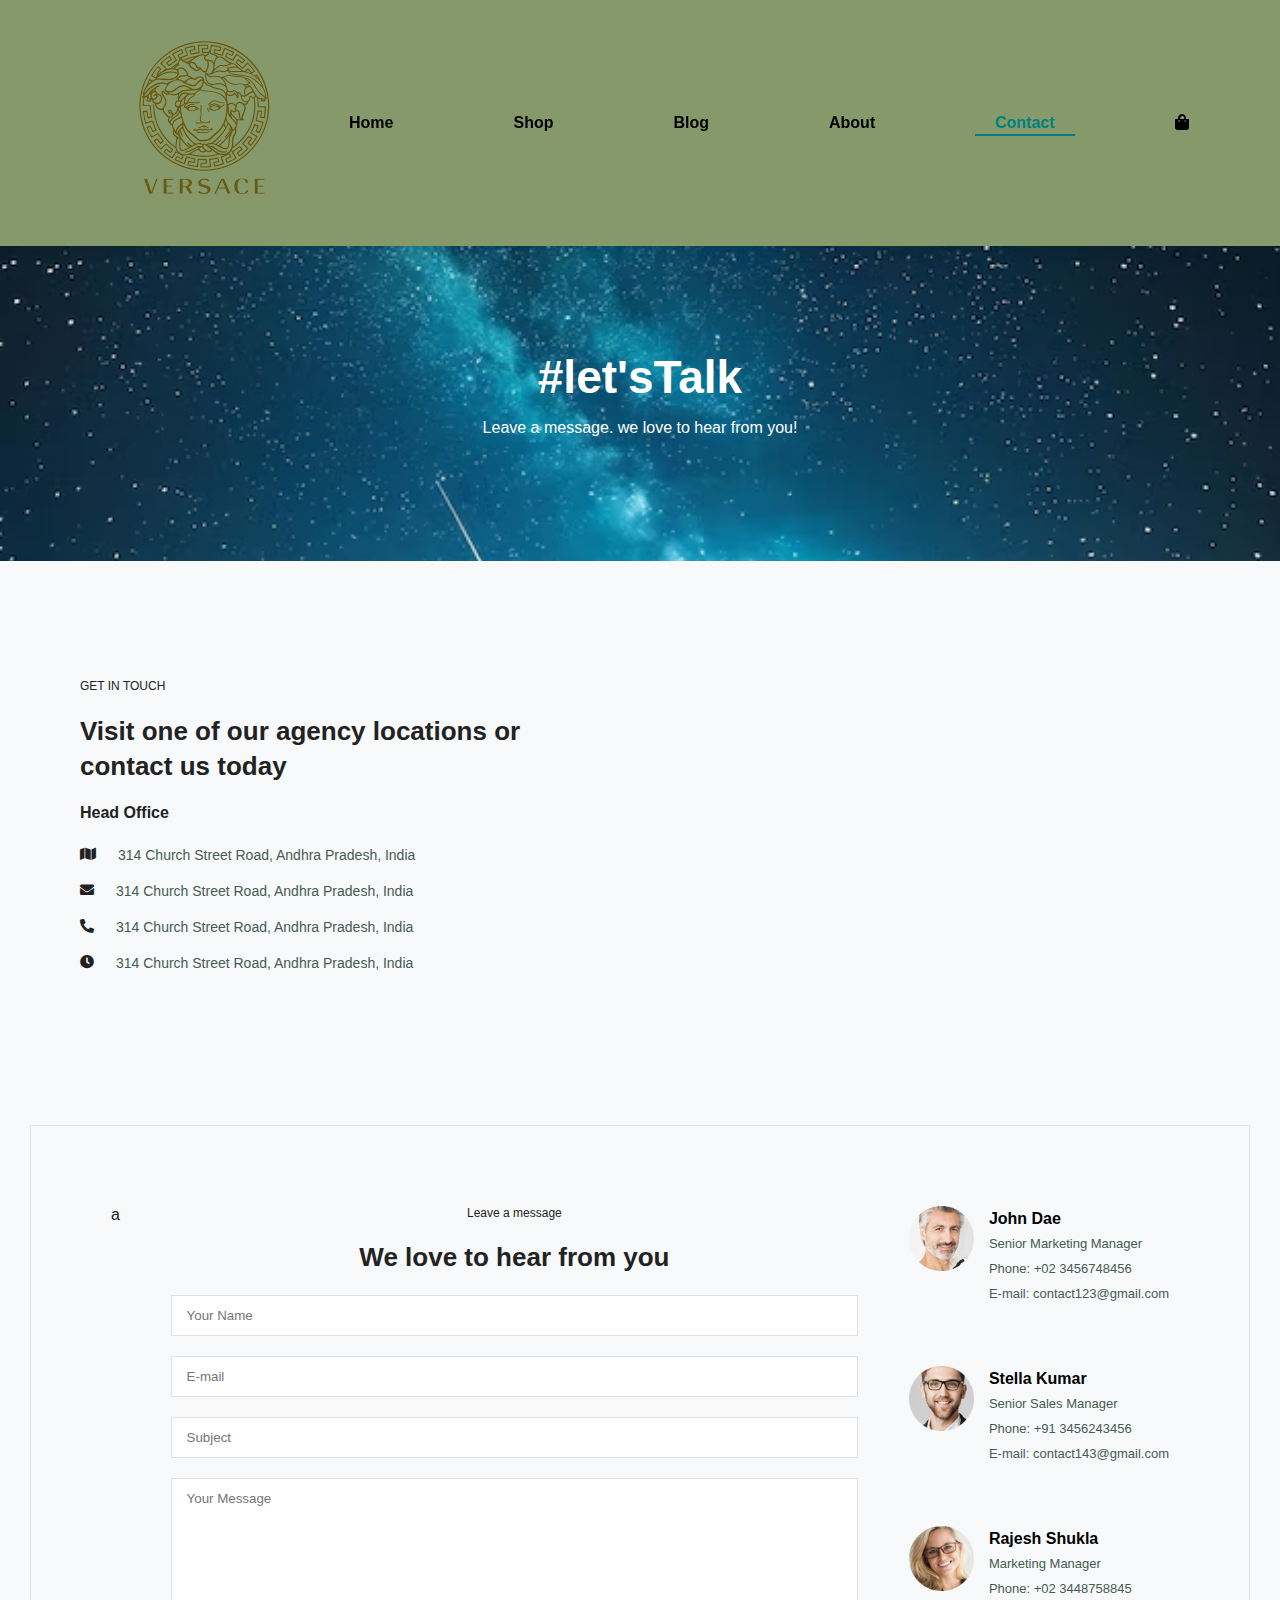
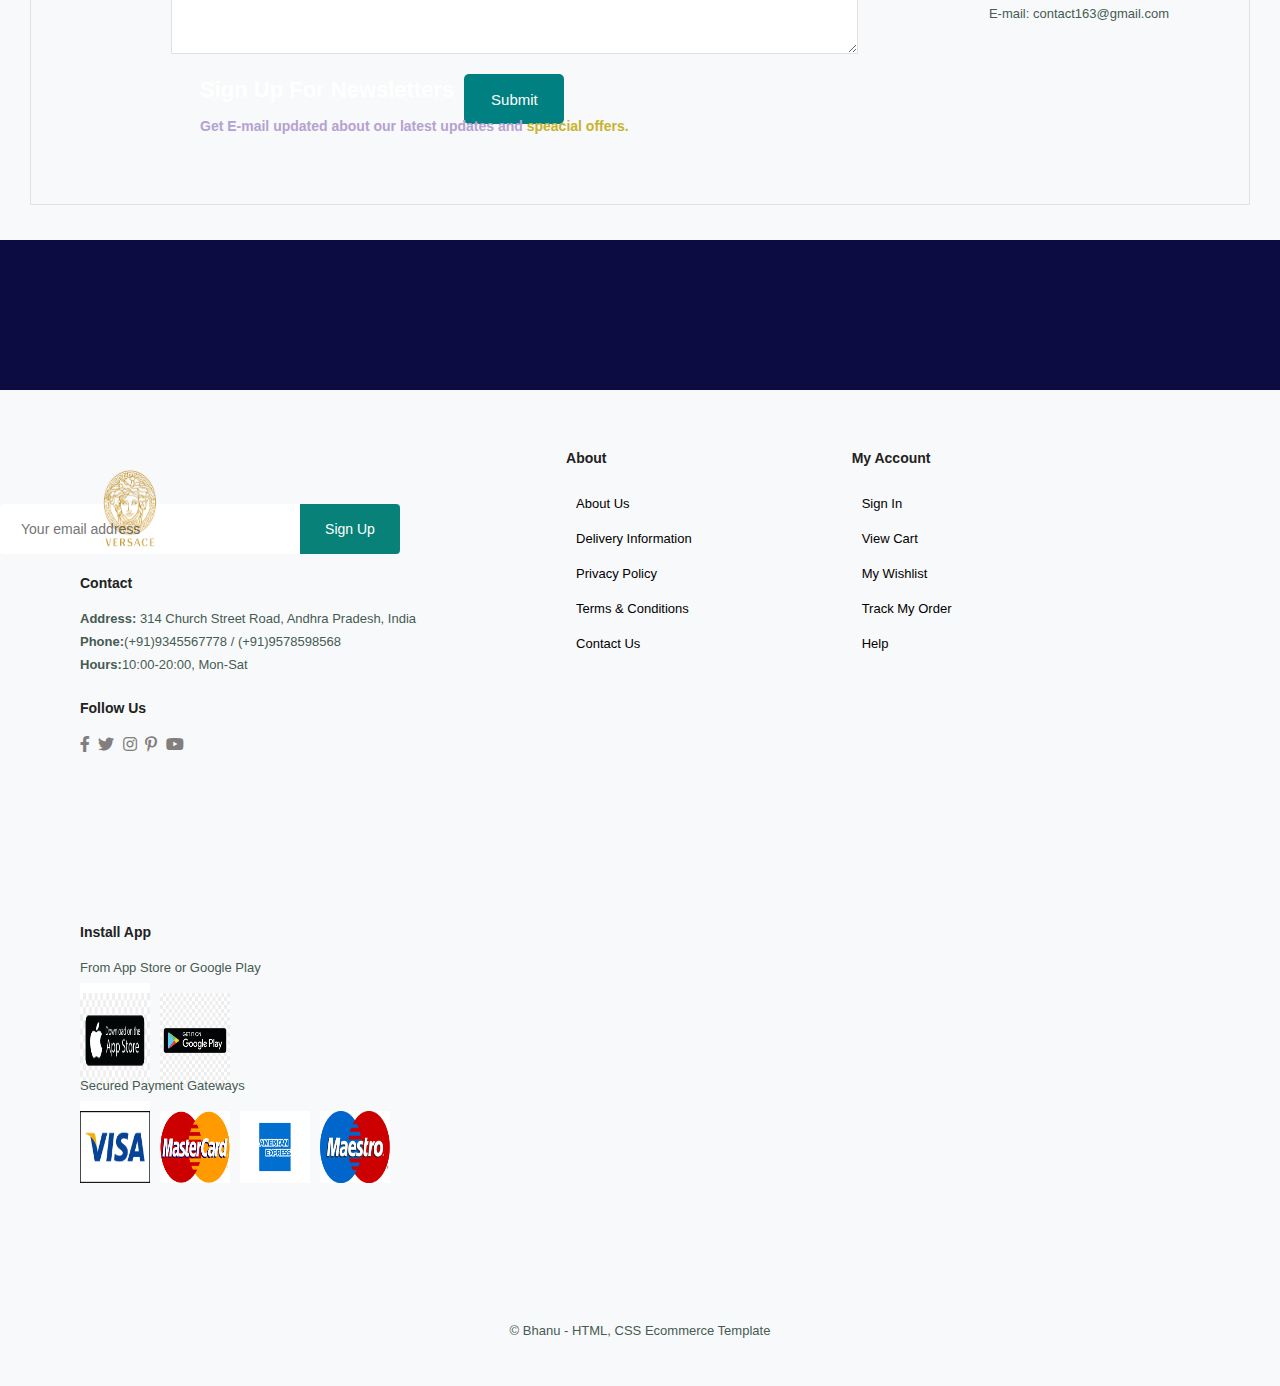
<file: popcorn/contact.html>
<!DOCTYPE html>
<html lang="en">
<head>
    <meta charset="UTF-8">
    <meta name="viewport" content="width=device-width, initial-scale=1.0">
    <title>Ecommerce Website</title>
    <link rel="stylesheet" href="style.css">
    <link rel="stylesheet" href="https://cdnjs.cloudflare.com/ajax/libs/font-awesome/5.15.4/css/all.min.css">


</head>
<body>
    <section id="header">
        <a href="#"><img src="./logo.png" class="logo" alt="Company Logo"></a>
        <div>
            <ul id="navbar">
                <li><a href="index.html">Home</a></li>
                <li><a  href="shop.html">Shop</a></li>
                <li><a  href="blog.html">Blog</a></li>
                <li><a  href="about.html">About</a></li>
                <li><a class="active" href="contact.html">Contact</a></li>
                <li><a href="cart.html"><i id="lg-bag" class="fas fa-shopping-bag"></i></a></li>
                <li><a href="#" ><i id="close" class="fas fa-times"></i></a></li>
            </ul>
        </div>
        <div id="mobile">
            <a href="cart.html"><i class="fas fa-shopping-bag"></i></a>
            <i id="bar" class="fas fa-outdent"></i>
            
        </div>
    </section>

    <section id="pageee-header" class="contact-header">
        
        <h2>#let'sTalk</h2>
        
        <p>Leave a message. we love to hear from you!</p>
        
    </section>

    <section id="contact-details" class="section-p1" >
        <div class="details">
            <span>GET IN TOUCH</span>
            <h2>Visit one of our agency locations or contact us today</h2>
            <h3>Head Office</h3>
            <div>
                <li>
                    <i class="fas fa-map"></i>
                    <p>314 Church Street Road, Andhra Pradesh, India</p>
                </li>
                <li>
                    <i class="fas fa-envelope"></i>
                    <p>314 Church Street Road, Andhra Pradesh, India</p>
                </li>
                <li>
                    <i class="fas fa-phone-alt"></i>
                    <p>314 Church Street Road, Andhra Pradesh, India</p>
                </li>
                <li>
                    <i class="fas fa-clock"></i>
                    <p>314 Church Street Road, Andhra Pradesh, India</p>
                </li>
            </div>
        </div>

        <div class="map">
            <iframe src="https://www.google.com/maps/embed?pb=!1m18!1m12!1m3!1d3718.549083284962!2d81.60245417503786!3d21.
                24972218045542!2m3!1f0!2f0!3f0!3m2!1i1024!2i768!4f13.1!3m3!1m2!1s0x3a28dde213f66723%3A0x21543965c50c43c7!2sNIT%20Raipur
                !5e0!3m2!1sen!2sin!4v1734195227155!5m2!1sen!2sin" width="600" height="450" style="border:0;" allowfullscreen="" 
                loading="lazy" referrerpolicy="no-referrer-when-downgrade">
            </iframe>
        </div>
        
    </section>

    <section id="from-details">a
        <form action="">
            <span>Leave a message</span>
            <h2>We love to hear from you</h2>
            <input type="text" placeholder="Your Name">
            <input type="text" placeholder="E-mail">
            <input type="text" placeholder="Subject">
            <textarea name="" id="" cols="30" rows="10" placeholder="Your Message"></textarea>
            <button class="normal" >Submit</button>
        </form>

        <div class="people">
            <div>
                <img src="1sdf.png" alt="">
                <p><span>John Dae</span> Senior Marketing Manager <br> Phone: +02 3456748456 <br> E-mail: contact123@gmail.com</p>
            </div>
            <div>
                <img src="2sdf.png" alt="">
                <p><span>Stella Kumar</span> Senior Sales Manager <br> Phone: +91 3456243456 <br> E-mail: contact143@gmail.com</p>
            </div>
            <div>
                <img src="3sdf.png" alt="">
                <p><span>Rajesh Shukla</span> Marketing Manager <br> Phone: +02 3448758845 <br> E-mail: contact163@gmail.com</p>
            </div>
            
        </div>
        
    </section>

    <section id="newsletter"> 
        <div class="newstext">
            <h4>Sign Up For Newsletters</h4>
            <p>Get E-mail updated about our latest updates and <span>speacial offers.</span></p>
        </div>

        <div class="form">
            <input type="text" placeholder="Your email address">
            <button>Sign Up</button>
        </div>
    </section>


    <footer class="section-p1">
        <div class="col">
            <img class="logo" src="logo.png" alt="">
            <h4>Contact</h4>
            <p><strong>Address:</strong> 314 Church Street Road, Andhra Pradesh, India</p>
            <p><strong>Phone:</strong>(+91)9345567778 / (+91)9578598568 </p>
            <p><strong>Hours:</strong>10:00-20:00, Mon-Sat</p>
            <div class="follow">
                <h4>Follow Us</h4>
                <div class="icon">
                    <i class="fab fa-facebook-f"></i>
                    <i class="fab fa-twitter"></i>
                    <i class="fab fa-instagram"></i>
                    <i class="fab fa-pinterest-p"></i>
                    <i class="fab fa-youtube"></i>
                </div>

            </div>
        </div>

        <div class="col">
            <h4>About</h4>
            <a href="#">About Us</a>
            <a href="#">Delivery Information</a>
            <a href="#">Privacy Policy</a>
            <a href="#">Terms & Conditions</a>
            <a href="#">Contact Us</a>
        </div>

        <div class="col">
            <h4>My Account</h4>
            <a href="#">Sign In</a>
            <a href="#">View Cart</a>
            <a href="#">My Wishlist</a>
            <a href="#">Track My Order</a>
            <a href="#">Help</a>
        </div>

        <div class="col">
            <h4>Install App</h4>
            <p>From App Store or Google Play</p>
            <div class="row">
                <img src="xyzxxxx.png" alt="">
                <img src="googleplay.png" alt="">
            </div>
            <p>Secured Payment Gateways</p>
            <div class="row">
                <img src="visalogo.png" alt="">
                <img src="mastercardlogo.png" alt="">
                <img src="American_Express-Logo.png" alt="">
                <img src="Maestro_logo.png" alt="">
                
            </div>
        </div>

        <div class="copyright">
            <p>© Bhanu - HTML, CSS Ecommerce Template</p>
        </div>


    </footer>

    <script src="script.js"></script>
</body>
</html>
</file>
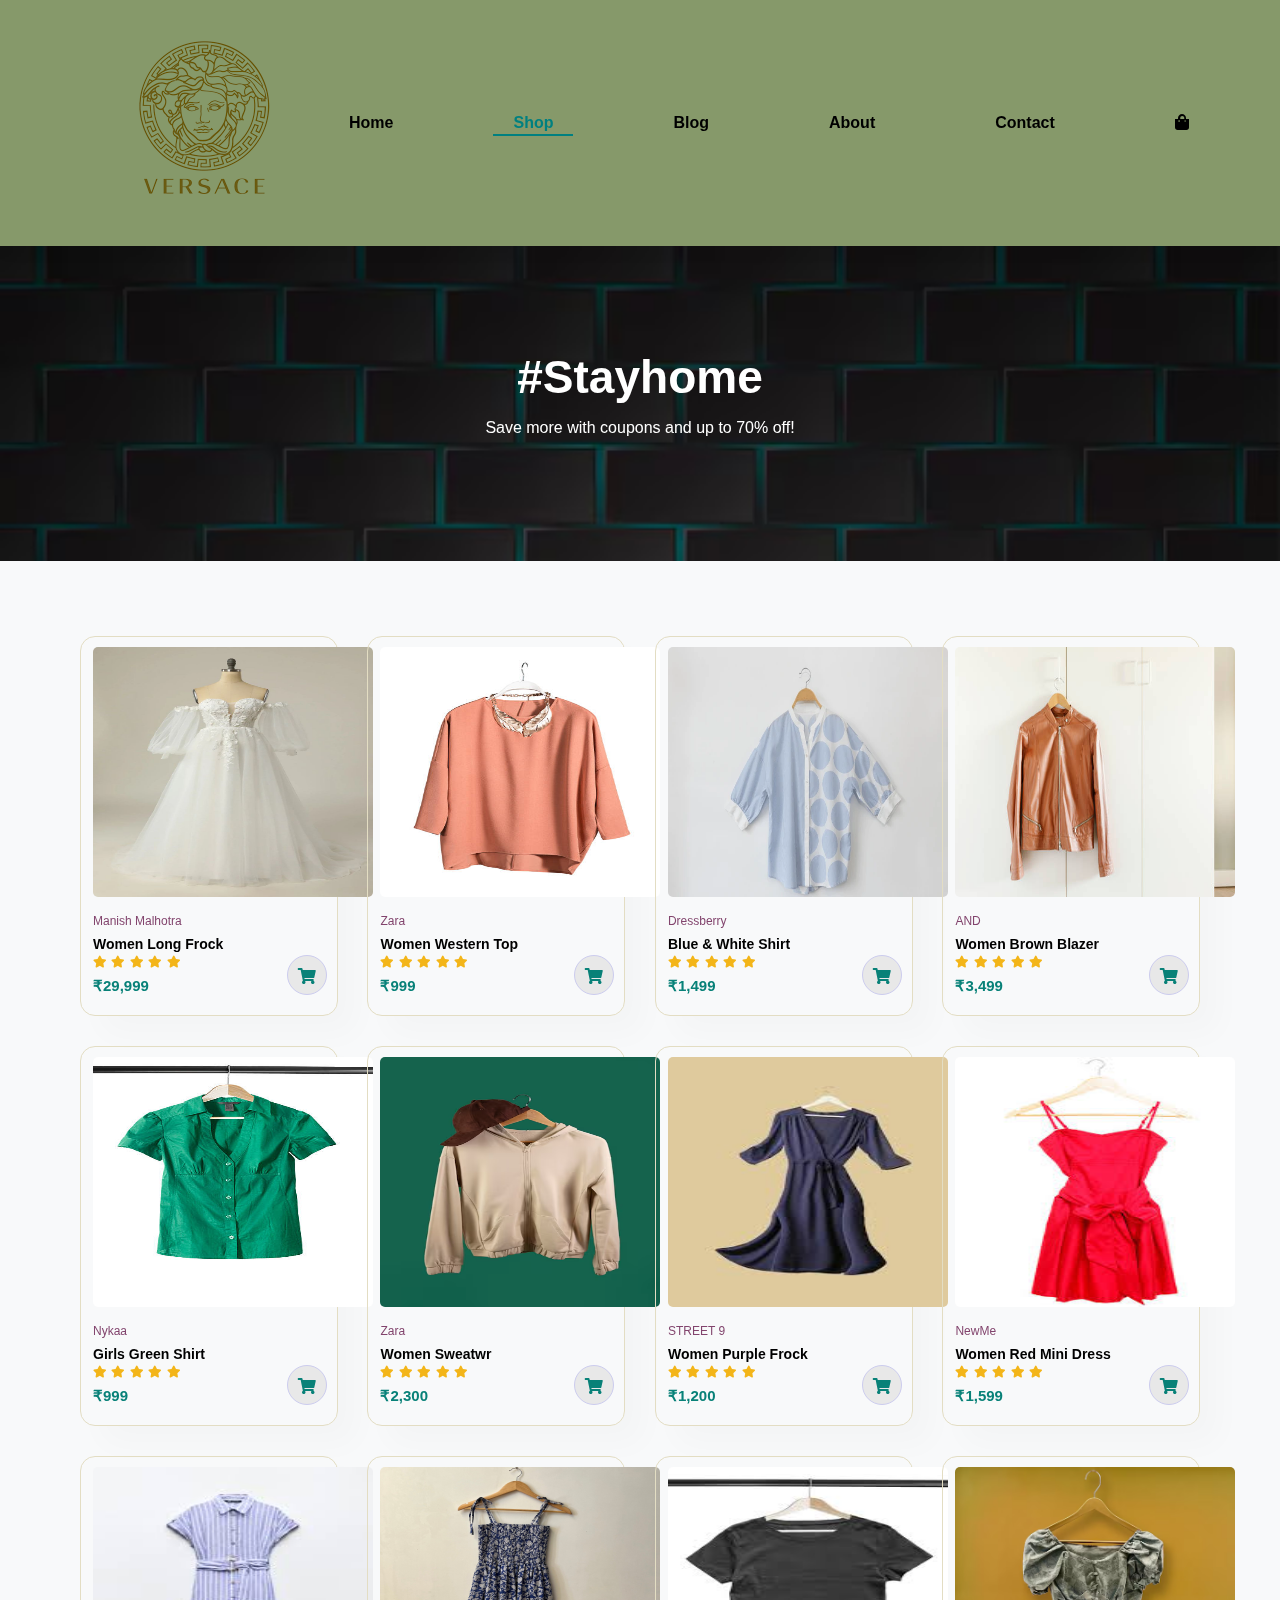
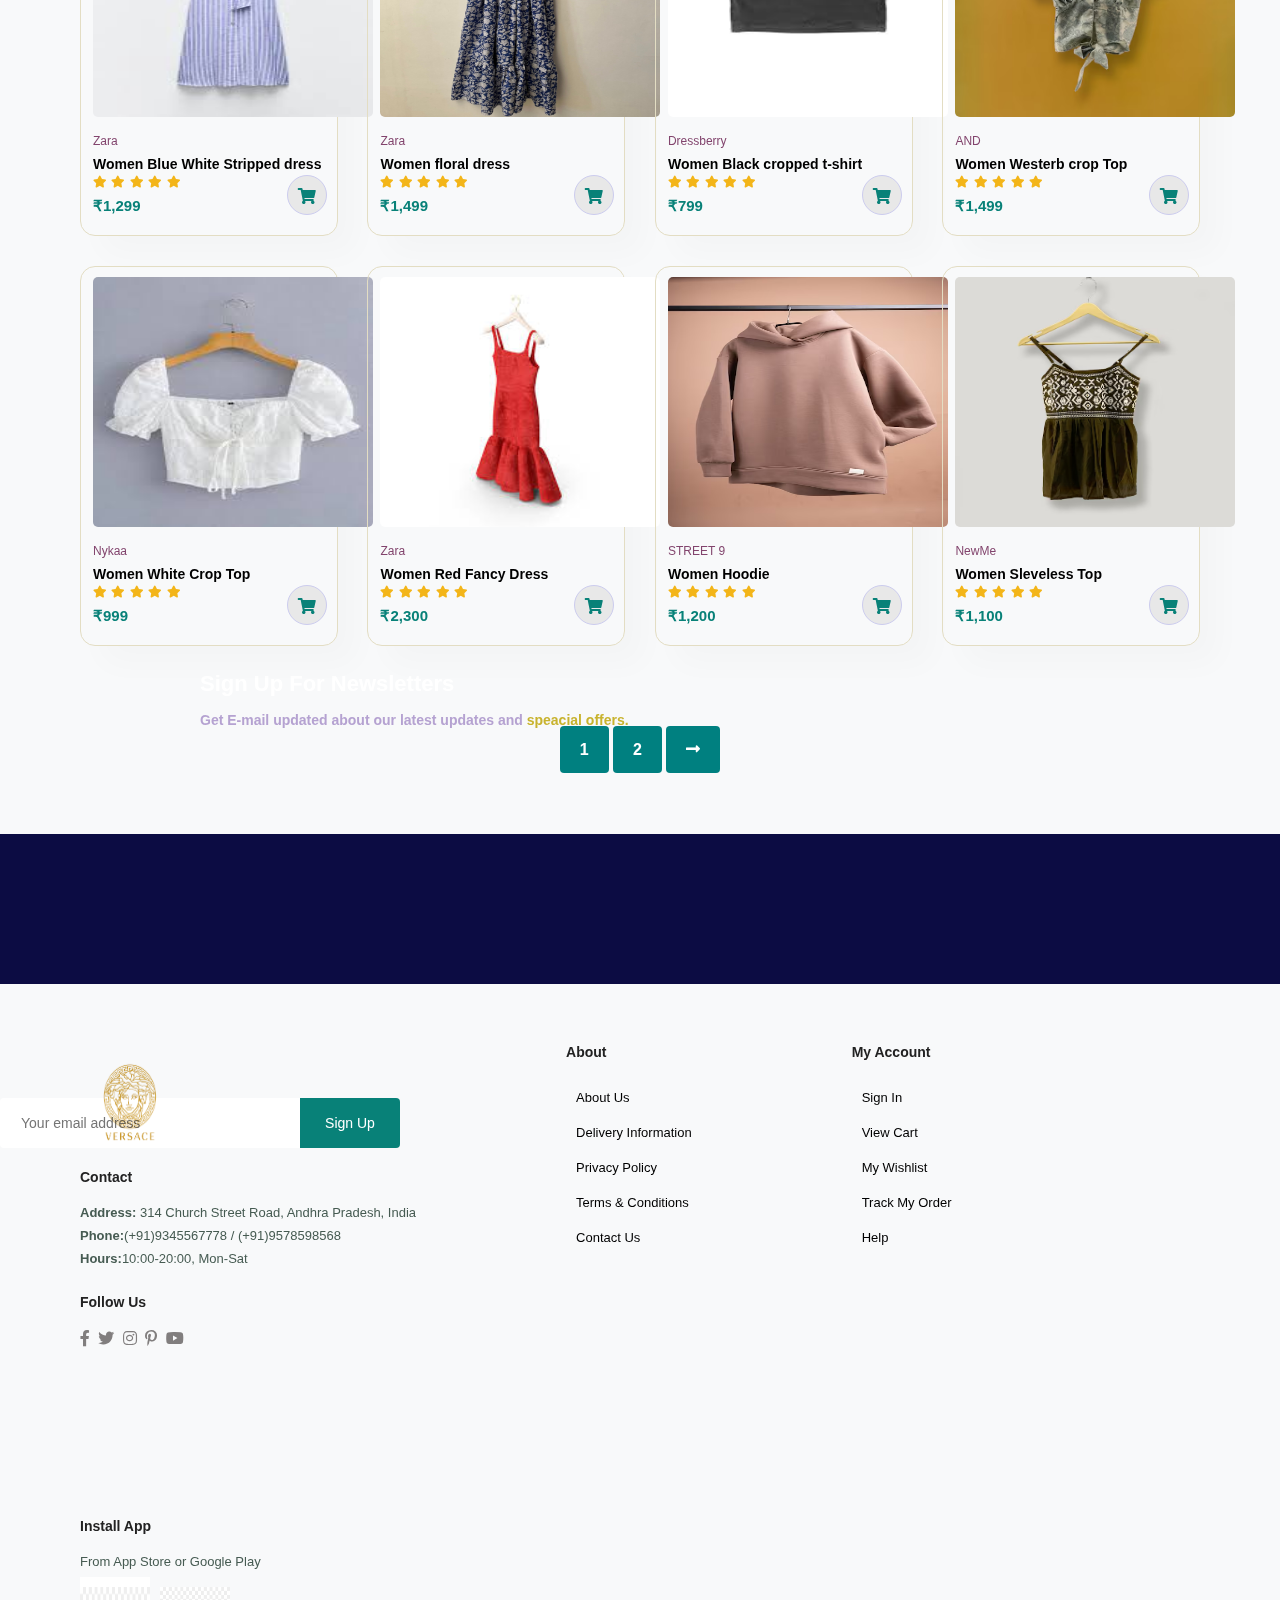
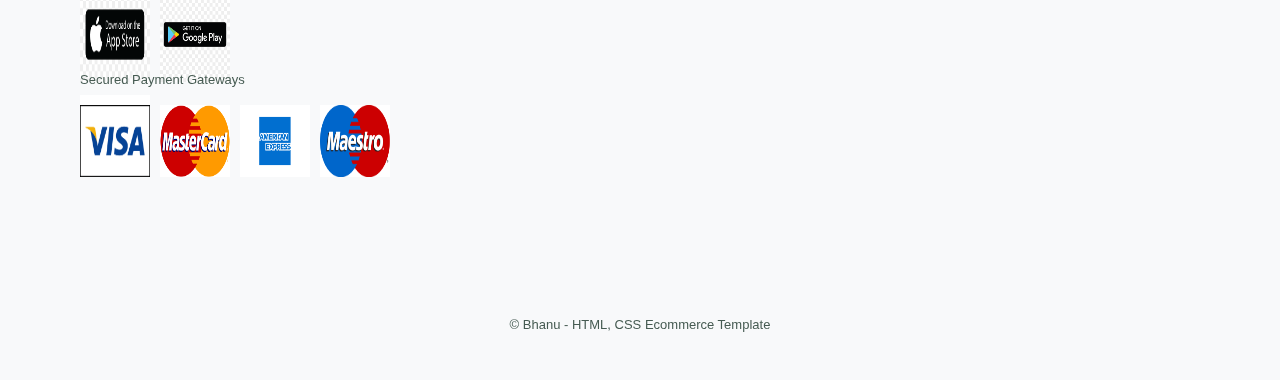
<file: popcorn/shop.html>
<!DOCTYPE html>
<html lang="en">
<head>
    <meta charset="UTF-8">
    <meta name="viewport" content="width=device-width, initial-scale=1.0">
    <title>Ecommerce Website</title>
    <link rel="stylesheet" href="style.css">
    <link rel="stylesheet" href="https://cdnjs.cloudflare.com/ajax/libs/font-awesome/5.15.4/css/all.min.css">


</head>
<body>
    <section id="header">
        <a href="#"><img src="./logo.png" class="logo" alt="Company Logo"></a>
        <div>
            <ul id="navbar">
                <li><a href="index.html">Home</a></li>
                <li><a class="active" href="shop.html">Shop</a></li>
                <li><a href="blog.html">Blog</a></li>
                <li><a href="about.html">About</a></li>
                <li><a href="contact.html">Contact</a></li>
                <li><a href="cart.html"><i id="lg-bag" class="fas fa-shopping-bag"></i></a></li>
                <li><a href="#" ><i id="close" class="fas fa-times"></i></a></li>
            </ul>
        </div>
        <div id="mobile">
            <a href="cart.html"><i class="fas fa-shopping-bag"></i></a>
            <i id="bar" class="fas fa-outdent"></i>
            
        </div>
    </section>

    <section id="page-header">
        
        <h2>#Stayhome</h2>
        
        <p>Save more with coupons and up to 70% off!</p>
        
    </section>

    <section id="product1" class="section-p1">
        
        <div class="pro-container">
            <div class="pro" onclick="window.location.href='sproduct.html';">
                <img src="./dress111.jpg" alt="">
                <div class="des">
                    <span>Manish Malhotra</span>
                    <h5>Women Long Frock</h5>
                    <div class="star">
                        <i class="fas fa-star"></i>
                        <i class="fas fa-star"></i>
                        <i class="fas fa-star"></i>
                        <i class="fas fa-star"></i>
                        <i class="fas fa-star"></i>
                    </div>
                    <h4>₹29,999</h4>
                </div>
                <a href="#"><i class="fas fa-shopping-cart "></i></a>
            </div>
            <div class="pro">
                <img src="./dress2.jpg" alt="">
                <div class="des">
                    <span>Zara</span>
                    <h5>Women Western Top</h5>
                    <div class="star">
                        <i class="fas fa-star"></i>
                        <i class="fas fa-star"></i>
                        <i class="fas fa-star"></i>
                        <i class="fas fa-star"></i>
                        <i class="fas fa-star"></i>
                    </div>
                    <h4>₹999</h4>
                </div>
                <a href="#"><i class="fas fa-shopping-cart "></i></a>
            </div>
            <div class="pro">
                <img src="./dress4.webp " alt="">
                <div class="des">
                    <span>Dressberry</span>
                    <h5>Blue & White Shirt</h5>
                    <div class="star">
                        <i class="fas fa-star"></i>
                        <i class="fas fa-star"></i>
                        <i class="fas fa-star"></i>
                        <i class="fas fa-star"></i>
                        <i class="fas fa-star"></i>
                    </div>
                    <h4>₹1,499</h4>
                </div>
                <a href="#"><i class="fas fa-shopping-cart "></i></a>
            </div>
            <div class="pro">
                <img src="./dress9.jpg" alt="">
                <div class="des">
                    <span>AND</span>
                    <h5>Women Brown Blazer</h5>
                    <div class="star">
                        <i class="fas fa-star"></i>
                        <i class="fas fa-star"></i>
                        <i class="fas fa-star"></i>
                        <i class="fas fa-star"></i>
                        <i class="fas fa-star"></i>
                    </div>
                    <h4>₹3,499</h4>
                </div>
                <a href="#"><i class="fas fa-shopping-cart "></i></a>
            </div>
            <div class="pro">
                <img src="./dress5.jpg" alt="">
                <div class="des">
                    <span>Nykaa</span>
                    <h5>Girls Green Shirt</h5>
                    <div class="star">
                        <i class="fas fa-star"></i>
                        <i class="fas fa-star"></i>
                        <i class="fas fa-star"></i>
                        <i class="fas fa-star"></i>
                        <i class="fas fa-star"></i>
                    </div>
                    <h4>₹999</h4>
                </div>
                <a href="#"><i class="fas fa-shopping-cart "></i></a>
            </div>
            <div class="pro">
                <img src="./dress6.avif" alt="">
                <div class="des">
                    <span>Zara</span>
                    <h5>Women Sweatwr</h5>
                    <div class="star">
                        <i class="fas fa-star"></i>
                        <i class="fas fa-star"></i>
                        <i class="fas fa-star"></i>
                        <i class="fas fa-star"></i>
                        <i class="fas fa-star"></i>
                    </div>
                    <h4>₹2,300</h4>
                </div>
                <a href="#"><i class="fas fa-shopping-cart "></i></a>
            </div>
            <div class="pro">
                <img src="./dress7.jpeg" alt="">
                <div class="des">
                    <span>STREET 9</span>
                    <h5>Women Purple Frock</h5>
                    <div class="star">
                        <i class="fas fa-star"></i>
                        <i class="fas fa-star"></i>
                        <i class="fas fa-star"></i>
                        <i class="fas fa-star"></i>
                        <i class="fas fa-star"></i>
                    </div>
                    <h4>₹1,200</h4>
                </div>
                <a href="#"><i class="fas fa-shopping-cart "></i></a>
            </div>
            <div class="pro">
                <img src="./dress8.jpeg" alt="">
                <div class="des">
                    <span>NewMe</span>
                    <h5>Women Red Mini Dress</h5>
                    <div class="star">
                        <i class="fas fa-star"></i>
                        <i class="fas fa-star"></i>
                        <i class="fas fa-star"></i>
                        <i class="fas fa-star"></i>
                        <i class="fas fa-star"></i>
                    </div>
                    <h4>₹1,599</h4>
                </div>
                <a href="#"><i class="fas fa-shopping-cart "></i></a>
            </div>
        
            <div class="pro">
                <img src="./pro2dress1.jpeg" alt="">
                <div class="des">
                    <span>Zara</span>
                    <h5>Women Blue White Stripped dress</h5>
                    <div class="star">
                        <i class="fas fa-star"></i>
                        <i class="fas fa-star"></i>
                        <i class="fas fa-star"></i>
                        <i class="fas fa-star"></i>
                        <i class="fas fa-star"></i>
                    </div>
                    <h4>₹1,299</h4>
                </div>
                <a href="#"><i class="fas fa-shopping-cart "></i></a>
            </div>
            <div class="pro">
                <img src="./pro2dress2.jpg" alt="">
                <div class="des">
                    <span>Zara</span>
                    <h5>Women floral dress</h5>
                    <div class="star">
                        <i class="fas fa-star"></i>
                        <i class="fas fa-star"></i>
                        <i class="fas fa-star"></i>
                        <i class="fas fa-star"></i>
                        <i class="fas fa-star"></i>
                    </div>
                    <h4>₹1,499</h4>
                </div>
                <a href="#"><i class="fas fa-shopping-cart "></i></a>
            </div>
            <div class="pro">
                <img src="./pro2dress3.jpeg" alt="">
                <div class="des">
                    <span>Dressberry</span>
                    <h5>Women Black cropped t-shirt</h5>
                    <div class="star">
                        <i class="fas fa-star"></i>
                        <i class="fas fa-star"></i>
                        <i class="fas fa-star"></i>
                        <i class="fas fa-star"></i>
                        <i class="fas fa-star"></i>
                    </div>
                    <h4>₹799</h4>
                </div>
                <a href="#"><i class="fas fa-shopping-cart "></i></a>
            </div>
            <div class="pro">
                <img src="./pro2dress4.avif" alt="">
                <div class="des">
                    <span>AND</span>
                    <h5>Women Westerb crop Top</h5>
                    <div class="star">
                        <i class="fas fa-star"></i>
                        <i class="fas fa-star"></i>
                        <i class="fas fa-star"></i>
                        <i class="fas fa-star"></i>
                        <i class="fas fa-star"></i>
                    </div>
                    <h4>₹1,499</h4>
                </div>
                <a href="#"><i class="fas fa-shopping-cart "></i></a>
            </div>
            <div class="pro">
                <img src="./pro2dress5.jpeg" alt="">
                <div class="des">
                    <span>Nykaa</span>
                    <h5>Women White Crop Top</h5>
                    <div class="star">
                        <i class="fas fa-star"></i>
                        <i class="fas fa-star"></i>
                        <i class="fas fa-star"></i>
                        <i class="fas fa-star"></i>
                        <i class="fas fa-star"></i>
                    </div>
                    <h4>₹999</h4>
                </div>
                <a href="#"><i class="fas fa-shopping-cart "></i></a>
            </div>
            <div class="pro">
                <img src="./pro2dress6.jpeg" alt="">
                <div class="des">
                    <span>Zara</span>
                    <h5>Women Red Fancy Dress</h5>
                    <div class="star">
                        <i class="fas fa-star"></i>
                        <i class="fas fa-star"></i>
                        <i class="fas fa-star"></i>
                        <i class="fas fa-star"></i>
                        <i class="fas fa-star"></i>
                    </div>
                    <h4>₹2,300</h4>
                </div>
                <a href="#"><i class="fas fa-shopping-cart "></i></a>
            </div>
            <div class="pro">
                <img src="./pro2dress7.avif" alt="">
                <div class="des">
                    <span>STREET 9</span>
                    <h5>Women Hoodie</h5>
                    <div class="star">
                        <i class="fas fa-star"></i>
                        <i class="fas fa-star"></i>
                        <i class="fas fa-star"></i>
                        <i class="fas fa-star"></i>
                        <i class="fas fa-star"></i>
                    </div>
                    <h4>₹1,200</h4>
                </div>
                <a href="#"><i class="fas fa-shopping-cart "></i></a>
            </div>
            <div class="pro">
                <img src="./pro2dress8.avif" alt="">
                <div class="des">
                    <span>NewMe</span>
                    <h5>Women Sleveless Top</h5>
                    <div class="star">
                        <i class="fas fa-star"></i>
                        <i class="fas fa-star"></i>
                        <i class="fas fa-star"></i>
                        <i class="fas fa-star"></i>
                        <i class="fas fa-star"></i>
                    </div>
                    <h4>₹1,100</h4>
                </div>
                <a href="#"><i class="fas fa-shopping-cart "></i></a>
            </div>
        </div>
    </section>

    <section id="pagination" class="section-p1" >
        <a href="#">1</a>
        <a href="#">2</a>
        <a href="#"><i class="fas fa-long-arrow-alt-right"></i></a>
    </section>

    <section id="newsletter"> 
        <div class="newstext">
            <h4>Sign Up For Newsletters</h4>
            <p>Get E-mail updated about our latest updates and <span>speacial offers.</span></p>
        </div>

        <div class="form">
            <input type="text" placeholder="Your email address">
            <button>Sign Up</button>
        </div>
    </section>

    <footer class="section-p1">
        <div class="col">
            <img class="logo" src="logo.png" alt="">
            <h4>Contact</h4>
            <p><strong>Address:</strong> 314 Church Street Road, Andhra Pradesh, India</p>
            <p><strong>Phone:</strong>(+91)9345567778 / (+91)9578598568 </p>
            <p><strong>Hours:</strong>10:00-20:00, Mon-Sat</p>
            <div class="follow">
                <h4>Follow Us</h4>
                <div class="icon">
                    <i class="fab fa-facebook-f"></i>
                    <i class="fab fa-twitter"></i>
                    <i class="fab fa-instagram"></i>
                    <i class="fab fa-pinterest-p"></i>
                    <i class="fab fa-youtube"></i>
                </div>

            </div>
        </div>

        <div class="col">
            <h4>About</h4>
            <a href="#">About Us</a>
            <a href="#">Delivery Information</a>
            <a href="#">Privacy Policy</a>
            <a href="#">Terms & Conditions</a>
            <a href="#">Contact Us</a>
        </div>

        <div class="col">
            <h4>My Account</h4>
            <a href="#">Sign In</a>
            <a href="#">View Cart</a>
            <a href="#">My Wishlist</a>
            <a href="#">Track My Order</a>
            <a href="#">Help</a>
        </div>

        <div class="col">
            <h4>Install App</h4>
            <p>From App Store or Google Play</p>
            <div class="row">
                <img src="xyzxxxx.png" alt="">
                <img src="googleplay.png" alt="">
            </div>
            <p>Secured Payment Gateways</p>
            <div class="row">
                <img src="visalogo.png" alt="">
                <img src="mastercardlogo.png" alt="">
                <img src="American_Express-Logo.png" alt="">
                <img src="Maestro_logo.png" alt="">
                
            </div>
        </div>

        <div class="copyright">
            <p>© Bhanu - HTML, CSS Ecommerce Template</p>
        </div>


    </footer>

    <script src="script.js"></script>
</body>
</html>
</file>
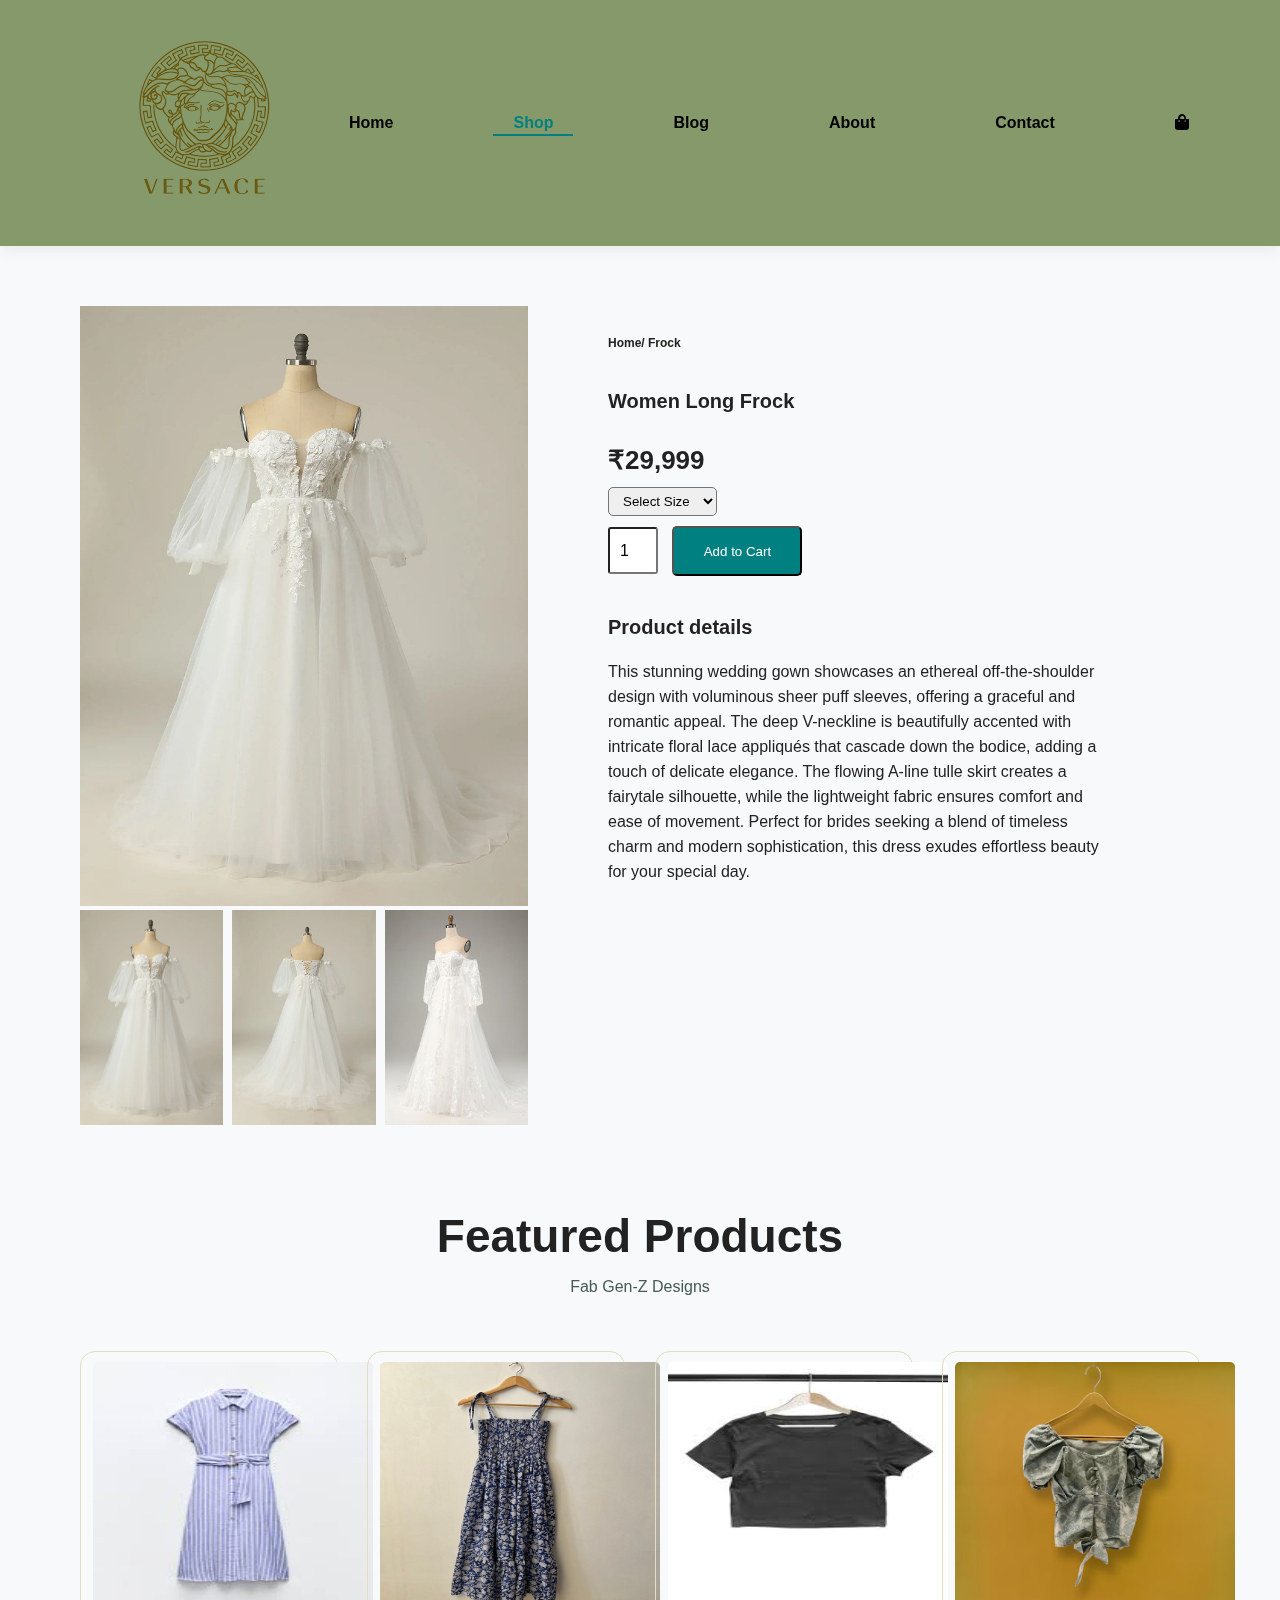
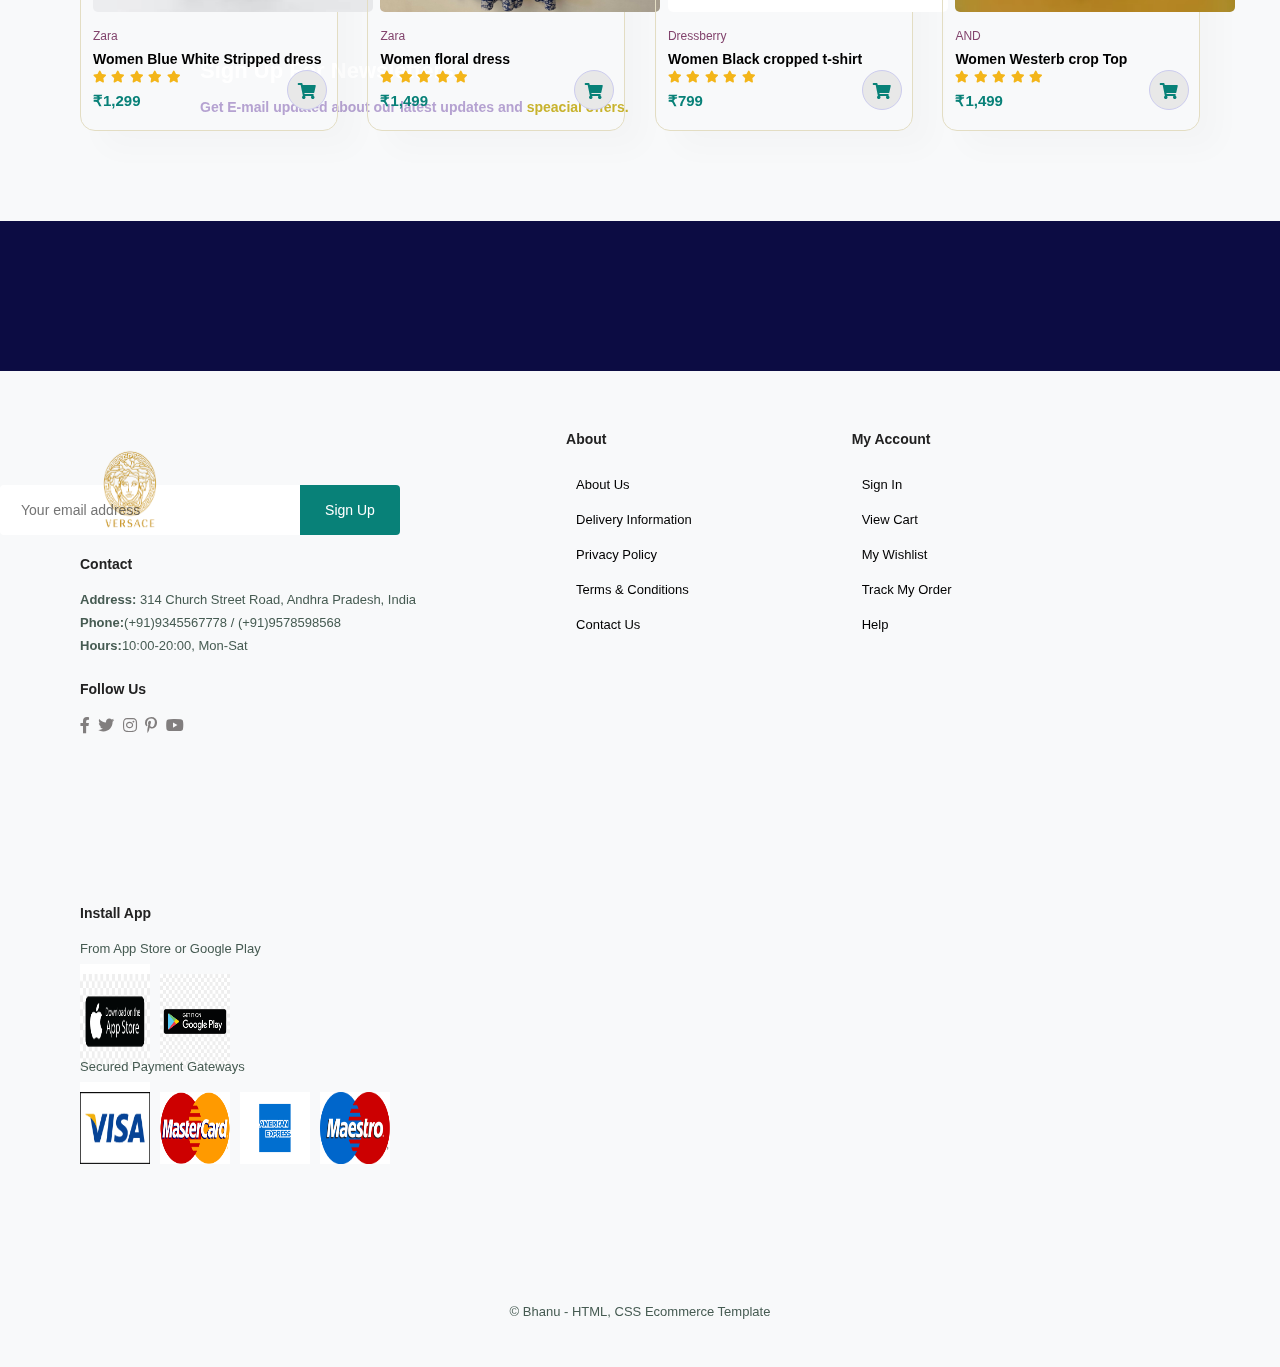
<file: popcorn/sproduct.html>
<!DOCTYPE html>
<html lang="en">
<head>
    <meta charset="UTF-8">
    <meta name="viewport" content="width=device-width, initial-scale=1.0">
    <title>Ecommerce Website</title>
    <link rel="stylesheet" href="style.css">
    <link rel="stylesheet" href="https://cdnjs.cloudflare.com/ajax/libs/font-awesome/5.15.4/css/all.min.css">


</head>
<body>
    <section id="header">
        <a href="#"><img src="./logo.png" class="logo" alt="Company Logo"></a>
        <div>
            <ul id="navbar">
                <li><a href="index.html">Home</a></li>
                <li><a class="active" href="shop.html">Shop</a></li>
                <li><a href="blog.html">Blog</a></li>
                <li><a href="about.html">About</a></li>
                <li><a href="contact.html">Contact</a></li>
                <li><a href="cart.html"><i id="lg-bag" class="fas fa-shopping-bag"></i></a></li>
                <li><a href="#" ><i id="close" class="fas fa-times"></i></a></li>
            </ul>
        </div>
        <div id="mobile">
            <a href="cart.html"><i class="fas fa-shopping-bag"></i></a>
            <i id="bar" class="fas fa-outdent"></i>
            
        </div>
    </section>

    <section id="pro-details" class="section-p1">
        <div class="single-pro-image">
            <img src="dress111.jpg" width="100%" height="600px"   id="main-img" alt="">

            <div class="small-img-group">
                <div class="small-img-col">
                    <img src="dress111.jpg" width="100%" class="small-img" alt="">
                </div>
                <div class="small-img-col">
                    <img src="dress111back.jpg" width="100%" class="small-img" alt="">
                </div>
                <div class="small-img-col">
                    <img src="dress111side.jpg" width="100%" class="small-img" alt="">
                </div>
            </div>
        </div>

        <div class="single-pro-details">
            <h6>Home/ Frock</h6>
            <h4>Women Long Frock</h4>
            <h2>₹29,999</h2>
            <select>
                <option>Select Size</option>
                <option>S</option>
                <option>M</option>
                <option>L</option>
                <option>XL</option>
            </select>
            <input type="number" value="1">
            <button class="normal">Add to Cart</button>
            <h4>Product details</h4>
            <span>This stunning wedding gown showcases an ethereal off-the-shoulder 
                design with voluminous sheer puff sleeves, offering a graceful and romantic appeal. 
                The deep V-neckline is beautifully accented with intricate floral lace appliqués that cascade down the bodice, 
                adding a touch of delicate elegance. The flowing A-line tulle skirt creates a fairytale silhouette, while the lightweight 
                fabric ensures comfort and ease of movement. Perfect for brides seeking a blend of timeless charm and modern sophistication, 
                this dress exudes effortless beauty for your special day.
            </span>
        </div>
    </section>

    <section id="product1" class="section-p1">
        <h2>Featured Products</h2>
        <p>Fab Gen-Z Designs</p>
        <div class="pro-container">
            <div class="pro">
                <img src="./pro2dress1.jpeg" alt="">
                <div class="des">
                    <span>Zara</span>
                    <h5>Women Blue White Stripped dress</h5>
                    <div class="star">
                        <i class="fas fa-star"></i>
                        <i class="fas fa-star"></i>
                        <i class="fas fa-star"></i>
                        <i class="fas fa-star"></i>
                        <i class="fas fa-star"></i>
                    </div>
                    <h4>₹1,299</h4>
                </div>
                <a href="#"><i class="fas fa-shopping-cart "></i></a>
            </div>
            <div class="pro">
                <img src="./pro2dress2.jpg" alt="">
                <div class="des">
                    <span>Zara</span>
                    <h5>Women floral dress</h5>
                    <div class="star">
                        <i class="fas fa-star"></i>
                        <i class="fas fa-star"></i>
                        <i class="fas fa-star"></i>
                        <i class="fas fa-star"></i>
                        <i class="fas fa-star"></i>
                    </div>
                    <h4>₹1,499</h4>
                </div>
                <a href="#"><i class="fas fa-shopping-cart "></i></a>
            </div>
            <div class="pro">
                <img src="./pro2dress3.jpeg" alt="">
                <div class="des">
                    <span>Dressberry</span>
                    <h5>Women Black cropped t-shirt</h5>
                    <div class="star">
                        <i class="fas fa-star"></i>
                        <i class="fas fa-star"></i>
                        <i class="fas fa-star"></i>
                        <i class="fas fa-star"></i>
                        <i class="fas fa-star"></i>
                    </div>
                    <h4>₹799</h4>
                </div>
                <a href="#"><i class="fas fa-shopping-cart "></i></a>
            </div>
            <div class="pro">
                <img src="./pro2dress4.avif" alt="">
                <div class="des">
                    <span>AND</span>
                    <h5>Women Westerb crop Top</h5>
                    <div class="star">
                        <i class="fas fa-star"></i>
                        <i class="fas fa-star"></i>
                        <i class="fas fa-star"></i>
                        <i class="fas fa-star"></i>
                        <i class="fas fa-star"></i>
                    </div>
                    <h4>₹1,499</h4>
                </div>
                <a href="#"><i class="fas fa-shopping-cart "></i></a>
            </div>
            
        </div>
    </section>

    <section id="newsletter"> 
        <div class="newstext">
            <h4>Sign Up For Newsletters</h4>
            <p>Get E-mail updated about our latest updates and <span>speacial offers.</span></p>
        </div>

        <div class="form">
            <input type="text" placeholder="Your email address">
            <button>Sign Up</button>
        </div>
    </section>

    <footer class="section-p1">
        <div class="col">
            <img class="logo" src="logo.png" alt="">
            <h4>Contact</h4>
            <p><strong>Address:</strong> 314 Church Street Road, Andhra Pradesh, India</p>
            <p><strong>Phone:</strong>(+91)9345567778 / (+91)9578598568 </p>
            <p><strong>Hours:</strong>10:00-20:00, Mon-Sat</p>
            <div class="follow">
                <h4>Follow Us</h4>
                <div class="icon">
                    <i class="fab fa-facebook-f"></i>
                    <i class="fab fa-twitter"></i>
                    <i class="fab fa-instagram"></i>
                    <i class="fab fa-pinterest-p"></i>
                    <i class="fab fa-youtube"></i>
                </div>

            </div>
        </div>

        <div class="col">
            <h4>About</h4>
            <a href="#">About Us</a>
            <a href="#">Delivery Information</a>
            <a href="#">Privacy Policy</a>
            <a href="#">Terms & Conditions</a>
            <a href="#">Contact Us</a>
        </div>

        <div class="col">
            <h4>My Account</h4>
            <a href="#">Sign In</a>
            <a href="#">View Cart</a>
            <a href="#">My Wishlist</a>
            <a href="#">Track My Order</a>
            <a href="#">Help</a>
        </div>

        <div class="col">
            <h4>Install App</h4>
            <p>From App Store or Google Play</p>
            <div class="row">
                <img src="xyzxxxx.png" alt="">
                <img src="googleplay.png" alt="">
            </div>
            <p>Secured Payment Gateways</p>
            <div class="row">
                <img src="visalogo.png" alt="">
                <img src="mastercardlogo.png" alt="">
                <img src="American_Express-Logo.png" alt="">
                <img src="Maestro_logo.png" alt="">
                
            </div>
        </div>

        <div class="copyright">
            <p>© Bhanu - HTML, CSS Ecommerce Template</p>
        </div>


    </footer>

    <script>
        var mainimg = document.getElementById("main-img")
        var smallimg = document.getElementsByClassName("small-img")

        smallimg[0].onclick = function(){
            mainimg.src = smallimg[0].src;
        }
        smallimg[1].onclick = function(){
            mainimg.src = smallimg[1].src;
        }
        smallimg[2].onclick = function(){
            mainimg.src = smallimg[2].src;
        }
    </script>

    <script src="script.js"></script>
</body>
</html>
</file>
<file: popcorn/style.css>
/*@import url("https://fonts.googleapis.com/css2?family=Spartan:wght@100;200;300;400;500;600;700;800;900&display=swap");*/

* {
  margin: 0;
  padding: 0;
  box-sizing: border-box;
  font-family: "Spartan", sans-serif;
}

html {
  scroll-behavior: smooth;
}

/* Global Styles */
body {
  width: 100%;
  font-size: 16px;
  color: #222;
  background-color: #f8f9fa;
}

h1 {
  font-size: 50px;
  line-height: 64px;
  color: #222;
}

h2 {
  font-size: 46px;
  line-height: 54px;
  color: #222;
}

h4 {
  font-size: 20px;
  color: #222;
}

h6 {
  font-weight: 700;
  font-size: 12px;
}

p {
  font-size: 16px;
  color: #465b52;
  margin: 15px 0 20px 0;
}

.section-p1 {
  padding: 40px 80px;
}

.section-m1 {
  margin: 40px 0;
}

#banner .normal{
  font-size: 14px;
  font-weight: 600;
  padding: 15px 30px;
  color: black;
  background-color: #ffff;
  border-radius: 4px;
  cursor: pointer;
  border: none;
  outline: none;
  transition: 0.2s ease;

}

#sm-banner .white{
  font-size: 14px;
  font-weight: 600;
  padding: 15px 30px;
  color: black;
  background-color: #ffff;
  border-radius: 4px;
  cursor: pointer;
  border: none;
  outline: none;
  transition: 0.2s ease;
  

}



#sm-banner .banner-box:hover button{
  background-color: #465b52;
  color: beige;
}

#sm-banner .banner-box2:hover button{
  background-color: #465b52;
  color: beige;
}

#banner button:hover{
  background-color: #465b52;
  color: beige;
}

.bag {
  height: 50px;
  width: 50px;
  mix-blend-mode: multiply;
}

#header {
  display: flex;
  align-items: center;
  justify-content: space-between;
  padding: 20px 80px;
  background-color: rgb(134, 153, 106);
  box-shadow: 0px 5px 15px rgba(0, 0, 0, 0.06);
  z-index: 999;
  position: sticky;
  top: 0;
  left: 0;
}

#navbar {
  display: flex;
  align-items: center;
  gap: 80px;
  justify-content: center;
}

#navbar li {
  list-style: none;
  padding: 0 20px;
  position: relative;
}

#navbar li a {
  text-decoration: none;
  font-size: 16px;
  font-weight: 600;
  color: black;
  transition: 0.3s ease;
}

#navbar li a:hover,
#navbar li a.active {
  color: teal;
}

#close {
  display: none; /* Ensure it appears above other elements */
}

#navbar li a.active::after {
  content: "";
  width: 100%; /* Make the underline span the full width of the text */
  height: 2px;
  background: teal;
  position: absolute;
  bottom: -4px; /* Adjust based on your text's font-size/line-height */
  left: 0; /* Align with the start of the text */
}

#mobile{
  display: none;
  align-items: center;
}


.logo {
  mix-blend-mode: multiply;
}

#hero {
  background-image: url("model2.jpg");
  background-repeat: no-repeat;
  background-position: top 0 right 40%;
  background-size: cover;
  height: 90vh;
  width: 100%;
  padding: 0 80px;
  display: flex;
  flex-direction: column;
  align-items: flex-start;
  justify-content: center;
}

#hero h4 {
  padding: 50px;
}

#hero h1 {
  color: blanchedalmond;
}

#hero button {
  background-color: maroon;
  color: cornsilk;
  border: 0;
  border-radius: 1.5rem;
  padding: 15px 25px;
  cursor: pointer;
  transition: background-color 0.3s, transform 0.2s;
}

#hero button:focus {
  background-color: #a83232;
  transform: scale(1.05);
}

#feature .fe-box {
  display: flex;
  flex-direction: column;
  align-items: center;
  justify-content: center;
  width: 250px;
  height: 280px;
  text-align: center;
  padding: 25px 15px;
  box-shadow: 20px 20px 34px rgba(0, 0, 0, 0.03);
  
  border-radius: 4px;
  
  margin: 15px 0;
}

#feature .fe-box img{
  width: 200px;
  margin-bottom: 10px;
  object-fit: cover;
  height: 200px;
}

#feature{
  display: flex;
  justify-content: center;
  flex-wrap: wrap;
  gap: 5rem;

}


#feature .fe-box:hover {
  box-shadow: 10px 10px 54px rgba(70, 62, 221, 0.1);
}

#feature .fe-box:nth-child(2) h6{
  background-color: #8af5c0;

}

#feature .fe-box:nth-child(3) h6{
  background-color: #98f6f8;

}

#feature .fe-box:nth-child(4) h6{
  background-color: #ecf79a;

}


#feature .fe-box h6{
  padding: 9px 8px 6px 8px;
  display: inline-block;
  line-height: 1;
  border-radius: 4px;
  color: rgb(21, 21, 19);
  background-color: rgb(233, 154, 217);
}

#product1{
  text-align: center;
}

#product1 .pro-container{
  display: flex;
  justify-content: space-between;
  padding-top: 20px;
  flex-wrap: wrap;
}

#product1 .pro{
  width: 23%;
  min-width: 250px;
  padding: 10px 12px;
  border: 1px solid rgb(227, 221, 195);
  border-radius: 15px;
  cursor: pointer;
  box-shadow: 20px 20px 30px rgba(0,0,0,0.02);
  margin: 15px 0;
  transition: 0.2s ease;
  position: relative;
}

#product1 .pro:hover{
  box-shadow: 20px 20px 30px rgba(0, 0, 0, 0.06);
}

#product1 .pro .des{
  text-align: start;
  padding: 10px 0;

}

#product1 .pro .des span{
  color:rgb(130, 68, 109) ;
  font-size: 12px;
}

#product1 .pro .des h5{
  padding-top:7px ;
  color: black;
  font-size: 14px;
}
#product1 .pro .des i{
  font-size: 12px;
  color:rgb(243, 181, 25) ;

}

#product1 .pro .des h4{
  padding-top:7px ;
  font-size: 15px;
  font-weight: 700;
  color:#088178;
}

#product1 .pro .fa-shopping-cart{
  width: 40px;
  height: 40px;
  border-radius:50px ;
  background-color: #e8e8e8;
  line-height:40px ;
  
  color: #088178;
  border: 1px solid #cce;
  position: absolute;
  bottom: 20px;
  right: 10px;
}


#product1 .pro img{
  width: 280px;
  height: 250px;
  border-radius: 5px;
}

#banner{
  background-image: url("background.jpg");
  background-position: 100%;
  text-align: center;
  align-items: center;
  justify-content: center;
  display: flex;
  flex-direction: column;
  width: 100%;
  height: 50vh;
  background-size: cover;
  background-position: center;
}

#banner h4{
    color: #222;
    font-size: 16px;
}

#banner h2{
  padding: 10px 0;
  font-size: 40px;

}
#banner h2 span{
  color: rgb(172, 7, 7);
  padding: 10px 0;
  font-size: 40px;

}

#sm-banner{
  display: flex;
  gap: 5rem;
 
  
}

#sm-banner .banner-box{
  background-image: url("background2.avif");
  background-position: 100%;
  
  align-items: flex-end ;
  justify-content:center ;
  display: flex;
  flex-direction: column;
  width: 100%;
  height: 55vh;
  background-size: cover;
  background-position: center;
  border-radius: 15px;
  padding: 0 30px;

}
#sm-banner .banner-box2{
  background-image: url("background33.webp");
  background-position: 100%;
  color: white;
  align-items: flex-end ;
  justify-content:center ;
  display: flex;
  flex-direction: column;
  width: 100%;
  height: 55vh;
  background-size: cover;
  background-position: center;
  border-radius: 15px;
  padding: 0 30px;
  background-repeat: no-repeat;
}
#sm-banner .banner-box2 h4{
  color: white;
}
#sm-banner .banner-box2 h2{
  color: white;
}

#sm-banner {
  font-size: 20px;
}

#banner3{
  display: flex;
  gap: 60px;
  margin-left: 90px;
}

#banner3 .banner-box1{
  background-image: url("background5.avif");
  background-position: 100%;
  background-repeat: no-repeat;
  color: white;
  justify-content:center ;
  display: flex;
  flex-direction: column;
  width: 400px;
  height: 320px;
  background-size: cover;
  background-position: center;
  border-radius: 15px;
  padding: 0 50px;
  

}
#banner3 .banner-box1 h2{
  color: white;
}
#banner3 .banner-box1 h3{
  color: white;
}

#banner3 .banner-box2{
  background-image: url("background44.avif");
  background-position: 100%;
  background-repeat: no-repeat;
  color: white;
  justify-content:center ;
  display: flex;
  flex-direction: column;
  width: 400px;
  height: 320px;
  background-size: cover;
  background-position: center;
  border-radius: 15px;
  padding: 0 50px;
  gap: 5px;

}

#banner3 .banner-box3{
  background-image: url("background7.jpg");
  background-position: 100%;
  background-repeat: no-repeat;
  color: white;
  justify-content:center ;
  display: flex;
  flex-direction: column;
  width: 400px;
  height: 320px;
  background-size: cover;
  background-position: center;
  border-radius: 15px;
  padding: 0 50px;
  gap: 5px;

}
#banner3 .banner-box2 h2{
  color: white;
}
#banner3 .banner-box2 h3{
  color: white;
}
#banner3 .banner-box3 h2{
  color: white;
}
#banner3 .banner-box3 h3{
  color: white;
}

#newsletter{
  display: flex;
  gap: 350px;
  flex-wrap: wrap;
  align-items: center;
  align-content: center;
  background-repeat: no-repeat;
  background-position: 80% 30%;
  background-color: rgb(12, 12, 67);
  margin-top: 35px;
  height: 150px;
}

#newsletter h4{
  font-size: 22px;
  font-weight: 700;
  color: white;
  margin-left: 200px;
}

#newsletter p{
  font-size: 14px;
  font-weight: 600;
  color: rgb(181, 162, 209);
  margin-left: 200px;
}
#newsletter p span{
  
  color: rgb(200, 179, 46);
  
}

#newsletter input{
  height: 3.125rem;
  padding: 0 1.25rem;
  font-size: 14px;
  width: 300px;
  border: 1px solid transparent;
  border-radius: 4px;
  outline: none;
  border-top-right-radius: 0;
  border-bottom-right-radius: 0;
  
  
}
#newsletter .form{
  display: flex;
  
}

#newsletter button{
  background-color: #088178;
  color: white;
  padding: 0 1.25rem;
  font-size: 14px;
  white-space: nowrap;
  border: 1px solid transparent;
  height: 3.125rem;
  width: 100px;
  border-radius: 4px;
  border-top-left-radius: 0;
  border-bottom-left-radius: 0;
  outline: none;

}

footer {
  display: flex;
  flex-wrap: wrap;
  gap: 150px;
  padding: 20px;
  width: 100%;
  box-sizing: border-box;
}

footer .col {
  display: flex;
  flex-wrap: wrap;
  flex-direction: column;
  align-items: flex-start;
  margin-top: 20px;
  margin-bottom: 0;
  padding-bottom: 0;

  
}

footer .col img{
  margin: 10px 0 15px 0;
}

footer .col .row {
  display: flex;
  width:70px;
  gap:10px;
  background-blend-mode: multiply;
  background-color: white;

}

footer .row img{
  height: 100%;
  width: 100%;
  background: none;
  background-blend-mode: multiply;
  background-color: white;
}

footer .copyright{
  text-align: center;
  margin-top: 0;

}

footer .logo{
  margin-bottom: 30px;
  background-blend-mode: multiply;
  height: 100px;
  width: 100px;
}

footer h4{
  font-size: 14px;
  padding-bottom: 20px;
}

footer p{
  font-size: 13px;
  margin: 0 0 8px 0;
}

footer a{
  font-size: 13px;
  margin:10px;
  text-decoration: none;
  color: black;
}

footer .follow{
  margin-top: 20px;

}

footer .follow i{
  color: rgb(129, 126, 126);
  padding-right:4px ;
  cursor: pointer;

}

footer .col .row .img{
  border: 1px solid rgb(7, 16, 14);
  border-radius: 6px;
}

footer .follow i:hover, 
footer a:hover{
  color: teal;

}

footer .copyright{
  text-align:center;
  width: 100%;
  margin-top: 0;
}

#page-header{
  background-image: url("background9.avif");
  width: 100%;
  height: 35vh;
  display: flex;
  justify-content: center;
  flex-direction: column;
  padding:14px ;
  background-size: cover;
  text-align: center;
}

#page-header h2,
#page-header p{
   color: white;
}

#pagination{
  text-align: center;
}

#pagination a{
  background-color: teal;
  text-decoration: none;
  padding: 15px 20px;
  border-radius: 4px;
  color: white;
  font-weight: 600;
}

#pagination a i{
  font-size: 16px;
  font-weight: 600;

}

#pro-details{
  display: flex;
  margin-top: 20px;
}

#pro-details .single-pro-details{
  width: 50%;
  padding: 30px;
}

#pro-details .single-pro-details h4{
  padding:40px 0 20px 0;
}

#pro-details .single-pro-details h2{
  font-size: 26px;
}

#pro-details .single-pro-details select{
  display: block;
  padding: 5px 10px;
  margin-bottom: 10px;
  border-radius: 5px;
}
#pro-details .single-pro-details input{
  width:50px ;
  height: 47px;
  padding-left: 10px;
  font-size: 16px;
  margin-right: 10px;
  border-radius: 3px;
}
#pro-details .single-pro-details input:focus{
  outline: none;
}
#pro-details .single-pro-details span{
  line-height: 25px;
}

#pro-details .single-pro-details button{
  background-color: teal;
  color: white;
  width: 130px;
  border-radius: 5px;
  height: 50px;
}

#pro-details .single-pro-image{
  width: 40%;
  margin-right: 50px;

}

.small-img-group{
  display: flex;
  justify-content: space-between;
}
.small-img-col{
  flex-basis: 32%;
  cursor: pointer;
}

#blog-header {
  background-image: url("blog1.jpg");
  width: 100%;
  height: 35vh;
  display: flex;
  justify-content: center;
  flex-direction: column;
  padding:14px ;
  background-size: cover;
  text-align: center;
}
#blog{
  padding: 150px 150px 0 150px;
  
}
#blog .blog-box{
  display: flex;
  align-items: center;
  width: 100%;
  gap: 50px;
  padding-bottom: 90px;
}
#blog img{
  width: 500px;
  height: 300px;
  object-fit: cover;
}
#blog .blog-details a{
  color: black;
  text-decoration: none;
  font-size: 11px;
  font-weight: 700;
}
#blog .blog-details a:hover{
  color: teal;
}

#about-header {
  background-image: url("pqrs.png");
  width: 100%;
  height: 35vh;
  display: flex;
  justify-content: center;
  flex-direction: column;
  padding:14px ;
  background-size: cover;
  text-align: center;

 
}
#about-header h2{
  color: white;
}
#about-header p{
  color: white;
}
#about-head{
  display: flex;
  align-items: center;
}
#about-head img{
  height: auto;
  width: 50%;
}
#about-head div{
  padding-left: 40px;
}
#about-app{
  text-align: center;
}
#about-app .video{
  width: 70%;
  height: 100%;
  margin: 30px auto 0 auto;
}
#about-app .video video{
  width: 100%;
  height: 100%;
  border-radius: 20px;
}

#pageee-header {
  background-image: url("contact1.avif");
  width: 100%;
  height: 35vh;
  display: flex;
  justify-content: center;
  flex-direction: column;
  padding:14px ;
  background-size: cover;
  text-align: center;
}
#pageee-header p{
  color:white;
}
#pageee-header h2{
  color:white;
}

#contact-details{
  display: flex;
  align-items: center;
  justify-content: space-between;
   
}


#contact-details .details{
  width: 40%;
}
#contact-details .details span,
#from-details form span
{
  font-size: 12px;
}
#contact-details .details h2, #from-details form h2{
  font-size: 26px;
  line-height: 35px ;
  padding: 20px 0 ;
}
#contact-details .details h3{
  font-size: 16px;
  padding-bottom: 15px;
}
#contact-details .details li{
  list-style: none;
  display: flex;
  padding: 10px 0;
}
#contact-details .details li i{
  font-size: 14px;
  padding-right: 22px;
}
#contact-details .details li p{
  margin: 0;
  font-size: 14px;
}

#from-details{
  display: flex;
  justify-content: space-between;
  margin: 30px;
  padding: 80px;
  border: 1px solid #e1e1e1;
}

#from-details form{
  width:65% ;
  display: flex;
  flex-direction: column;
  align-items: center;
}
#from-details form input, #from-details form textarea{
  width: 100%;
  padding:12px 15px ;
  outline: none;
  margin-bottom: 20px;
  border:1px solid #e1e1e1 ;
}
#from-details form button{
  background-color: teal;
  color: white;
  border-radius: 5px;
  cursor: pointer;
  width: 100px;
  height: 50px;
  font-size: 15px;
  border-color: transparent;

}
#from-details .people div{
  padding-bottom: 60px;
  display: flex;
  align-items: flex-start;
}
#from-details .people div img{
  width: 65px;
  height:65px;
  object-fit:cover ;
  margin-right: 15px;
}
#from-details .people div p{
  margin:0 ;
  font-size:13px ;
  line-height: 25px;
}
#from-details .people div p span{
  display: block;
  font-size: 16px;
  font-weight:600 ;
  color: black;
}


#cart{
  overflow-x: auto;
}
#cart-table{
  width: 100%;
  border-collapse: collapse;
  table-layout: fixed;
  white-space:nowrap ;
}
#cart table img{
  width: 70px;
}
#cart table td:nth-child(1){
  width: 100px;
  text-align: center;
}
#cart table td:nth-child(2){
  width: 150px;
  text-align: center;
}#cart table td:nth-child(3){
  width: 200px;
  text-align: center;
}
#cart table td:nth-child(4), #cart table td:nth-child(5),#cart table td:nth-child(6) {
  width: 150px;
  text-align: center;
}
#cart table td:nth-child(5) input{
  width: 70px;
  padding: 10px 5px 10px 15px;
}
#cart table thead{
  border: 1px solid #e2e9e1;
  border-left:none ;
  border-right: none;
}
#cart table thead td{
  font-weight: 700;
  text-transform: uppercase;
  font-size: 13px;
  padding: 18px 0;
}
#cart table tbody tr td{
  padding: top 15px ;
}
#cart table tbody td{
  font-size: 13px;
}
#cart-data{
  display: flex;
  justify-content: space-between;
  flex-wrap: wrap;
}
#coupon{
  width: 50%;
  margin-bottom: 30px;
}
#coupon h3, #subtotal h3{
  padding-bottom: 15px;
}
#coupon input{
  padding: 10px 20px;
  outline: none;
  width: 60%;
  margin-right: 10px;
  border: 1px solid #e2e9e1;
  
}
#coupon button{
  color: white;
  background-color: teal;
  border-style: none;
  width: 90px;
  height: 37px;
  border-radius: 5px;
}
#subtotal{
  width: 50%;
  margin-bottom: 30px;
  padding:30px ;
  border:1px solid #e2e9e1 ;
}
#subtotal table{
  border-collapse: collapse;
  width: 100%;
  margin-bottom: 20px;
}
#subtotal table td{
  width: 50%;
  border: 1px solid #e2e9e1;
  padding: 10px;
  font-size:13px ;
}
#subtotal button{
  color: white;
  background-color: teal;
  border-style: none;
  width: 150px;
  height: 40px;
  border-radius: 5px;
}
#pag-head{
  background-image: url("cartback.jpg");
  width: 100%;
  height: 35vh;
  display: flex;
  justify-content: center;
  flex-direction: column;
  padding:14px ;
  background-size: cover;
  text-align: center;
}

@media(max-width:799px){
  #hero h1{
    color: black;
  }
  #navbar {
    display: flex;
    flex-direction: column;
    align-items: flex-start;
    gap: 2px;
    justify-content: flex-start;
    position: fixed;
    top:0 ;
    right:-550px ;
    height: 210px;
    width: 300px ;
    background-color: rgb(134, 153, 106);
    box-shadow: 0 40px 60px rgba(0, 0, 0, 0.01);
    transition: 0.3s;
    padding: 80px 0 0 10px;
  }
  #navbar #close {
    right: 10px; /* Adjust padding on smaller screens */
  }
  #navbar.active{
    right:0px ;
  }

  #navbar li{
    margin-bottom: 25px;
  }

  #mobile{
    display:flex;
    align-items: center;
  }
  #lg-bag{
    display: none;
  }

  #close{
    position:absolute;
    top: 30px;
    left: 30px;
    color: #222;
    font-size: 24px;
    z-index: 999;
    display: initial;
    color: rgb(164, 31, 31);
  }
  #hero {
    
    background-repeat: no-repeat;
    background-position: top 30% right 30%;
    
    height: 90vh;
    
    padding: 0 80px;
    
    
  }
  /*#product1 .pro-container {
    display: flex;
    justify-content: space-between;
    padding-top: 40px;
    object-fit: cover;
    flex-wrap: wrap;
  }  */
  #product1 .pro-container {
    display: flex;
    justify-content: space-between; /* Distributes items evenly */
    padding-top: 40px; /* Adds padding at the top */
    flex-wrap: wrap; /* Ensures items wrap to the next line if necessary */
    gap: 20px; /* Adds space between flex items */
  }

  #product1 .pro-container > * {
    flex: 1 1 calc(50% - 20px); /* Ensures equal distribution with some spacing */
    max-width: calc(50% - 20px); /* Limits size of each child */
    box-sizing: border-box; /* Ensures padding and borders don't affect the element’s actual size */
  }

  #product1 .pro-container img {
    width: 100%; /* Ensure images take the full width of their container */
    height: 350px; /* Maintain aspect ratio of the images */
  }
  #banner{
    height: 30vh;
  }
  #sm-banner .banner-box {
    min-width: 100%;
    height: 35vh;
    
  }
  #sm-banner .banner-box2 {
    min-width: 100%;
    height: 35vh;
  }
  #sm-banner {
    display: flex;
    flex-direction: column;
  }
  #banner3 {
    width: 100%; /* Ensure images take the full width */
    height: auto; /* Maintain aspect ratio */
    margin-left: 35px;
    gap: 5px;
  }
  #banner3 .banner-box2 {
    width: 230px;
    height: 250px;
    
  }
  #banner3 .banner-box3 {
    width: 230px;
    height: 250px;
    
  }
  #banner3 .banner-box1 {
    width: 230px;
    height: 250px;
    
  }
  h2 {
    font-size: 26px;
    line-height: 34px;
    
  }
  h3 {
    
    font-size: 20px;
    
  }
  #newsletter{
    gap: 5px;
    display: flex;
    flex-direction: row;
    height: 200px;
  }
  
  #newsletter .newstext h4{
    margin-top: 20px;
    
  }
  #newsletter .form{
    margin-left: 200px;
    margin-bottom: 20px;
    
  }
  

}

@media(max-width:477px){
  /*375*812 - dimensions*/
  .section-p1{
    padding: 20px;
  }
  #header{
    padding: 10px 30px;
  }
  h1{
    font-size: 38px;
  }
  h2{
    font-size: 32px;
  }
  #hero{
    padding: 0 20px;
    background-position: 55%;
  }
  #feature{
    justify-content: space-between;
    margin-left: 50px;
  }
  #feature .fe-box{
    width: 155px;
    margin: 0 0 15px 0;
  }
  #product1 .pro{
    width: 100%;
  }
  #banner{
    height: 40vh;
  }
  #sm-banner .banner-box{
    height: 40vh;
  }
  
  #sm-banner .banner-box2{
    margin-top: 20px;
  }
  #banner3{
    padding: 0 20px;
    flex-direction: column;
  }
  #banner3 .banner-box{
    width: 100%;
    
  }
  #newsletter{
    
  }
  
  #newsletter .form{
    width: 100%;
    margin-left: 30px;
  }
  #footer .copyright{
    text-align: center;
  }
  /*single product*/
  #newsletter .newstext h4 {
    margin-top: 5px;
    margin-left: 30px;
    display: flex;
    flex-direction: row;
  
  }
  #newsletter .newstext p {
    font-size: 14px;
    
    margin-left: 30px;
  }
  #newsletter .form input{
    width: 60%;
    font-size: 14px;
    
  }
  #newsletter .form button{
    width: 90px;
    font-size: 14px;
  }
  footer .col .row {
    display: flex;
    width: 50px;
    gap: 5px;
    background-blend-mode: multiply;
    background-color: white;
  }
  
  footer .copyright{
    margin-left: 40px;
    text-align:left;
  }
  footer p {
    font-size: 13px;
    
    margin: 30px 20px 25px 25px;
  }
  
  #prodetails{
    display: flex;
    flex-direction: column;
    
    
  }

  #prodetails .single-pro-image{
    width: 600px;
    margin-right: 0;
    
    
  }
  

  #prodetails .single-pro-details{
    width: 100%;
  }
  #about-head{
    display: flex;
    flex-direction: column;
    align-items: center;
  }
  #about-head img{
    width: 100%;
  }
  #about-app .video{
    width: 100%;
  }



}
</file>
